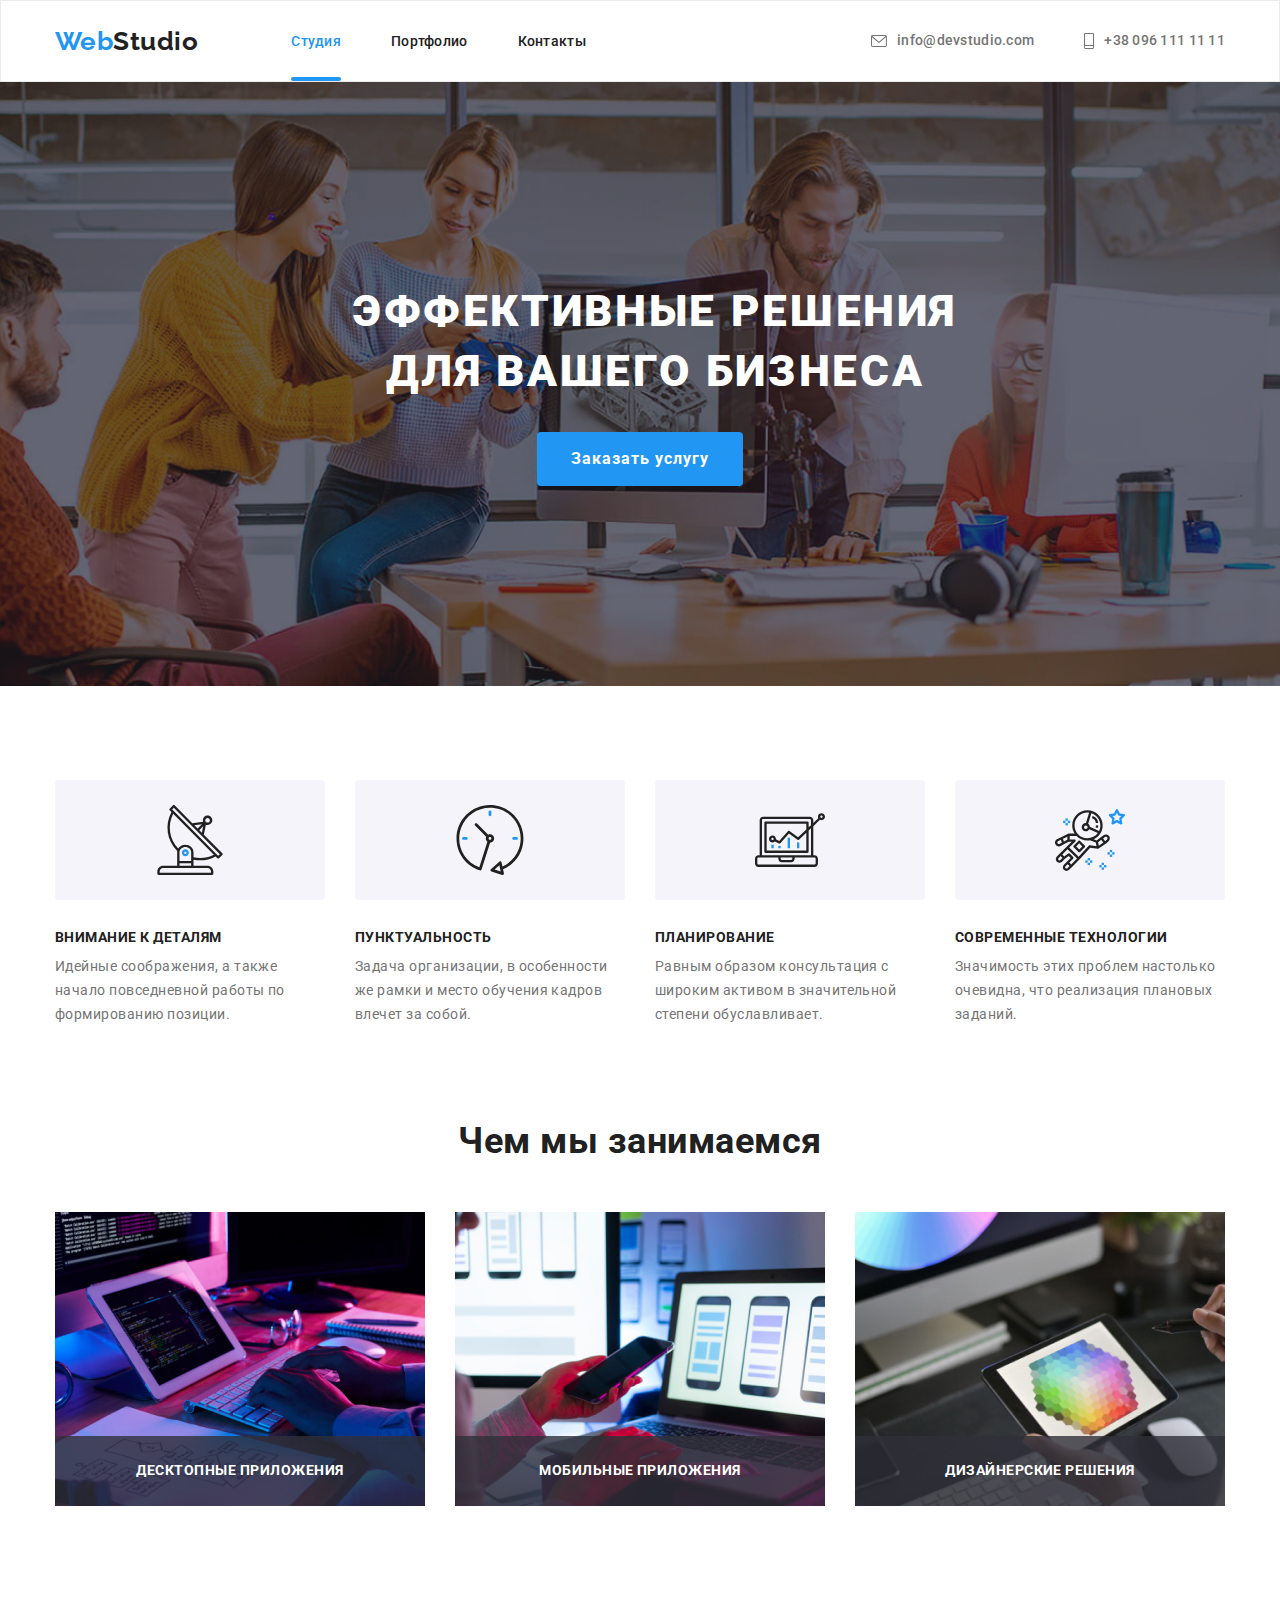
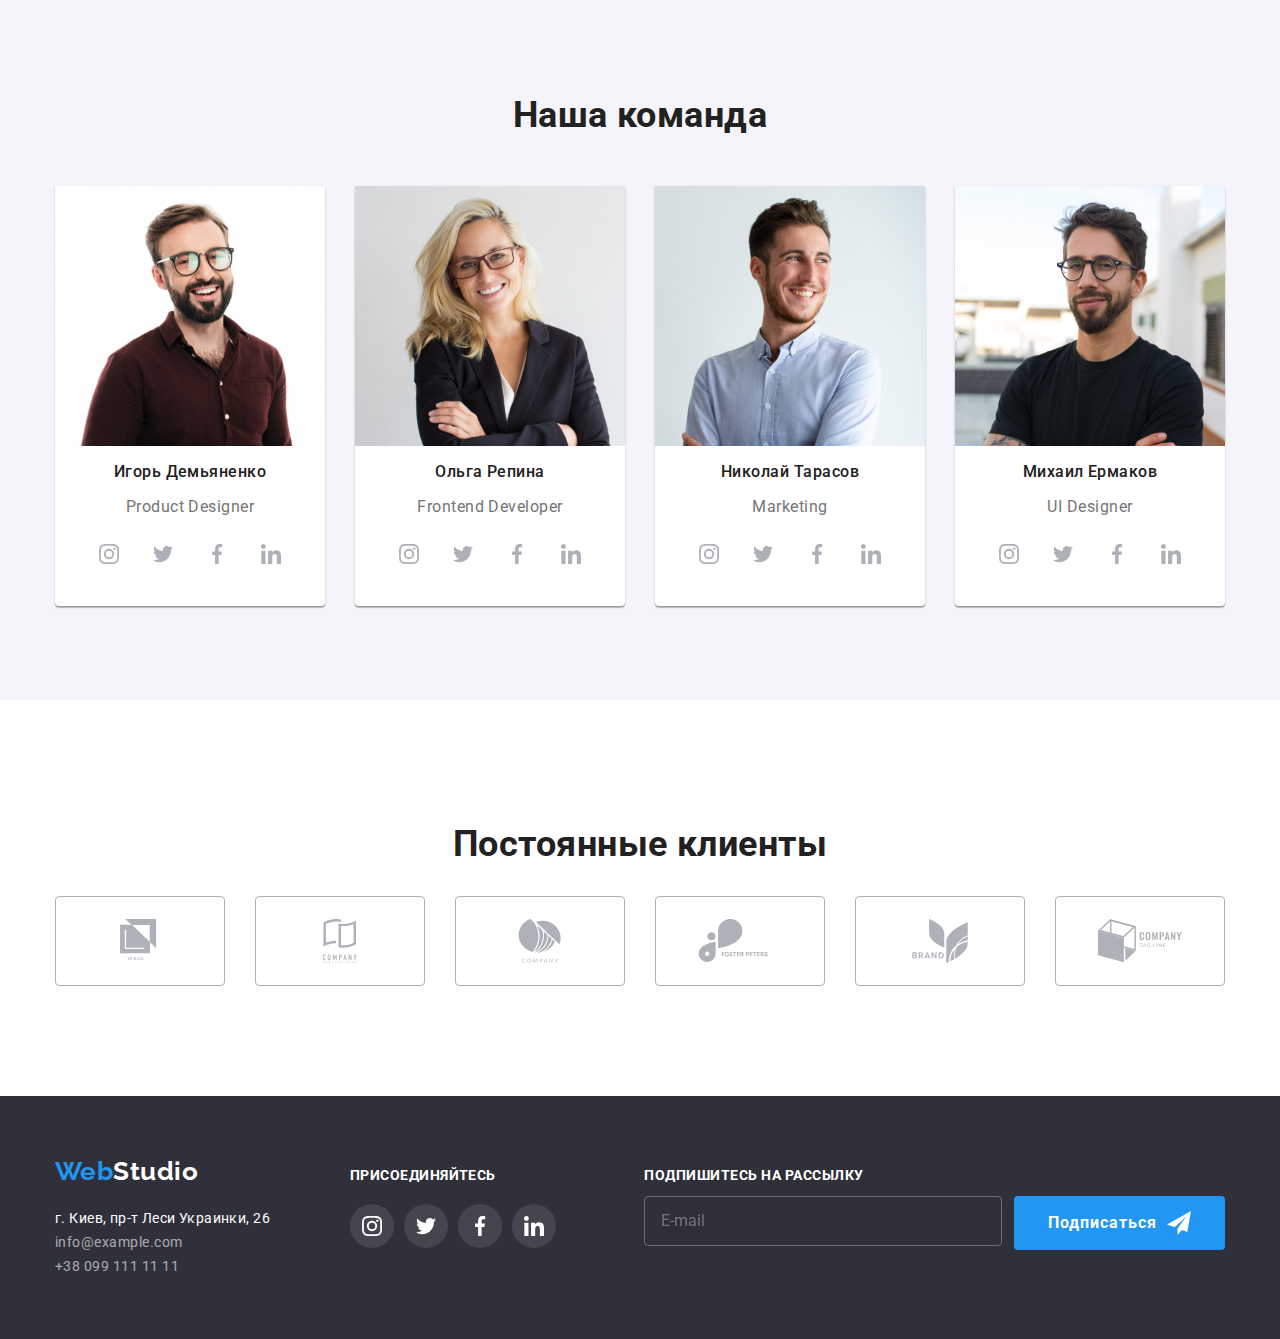
<file: index.html>
<!DOCTYPE html>
<html lang="ru">
  <head>
    <meta charset="UTF-8" />
    <meta name="viewport" content="width=device-width, initial-scale=1.0" />
    <title>Document</title>
    <link href="https://fonts.googleapis.com/css2?family=Raleway:wght@700&family=Roboto:wght@400;500;700;900&display=swap" rel="stylesheet" />
    <link rel="stylesheet" href="https://cdnjs.cloudflare.com/ajax/libs/modern-normalize/1.0.0/modern-normalize.min.css" />
    <link rel="stylesheet" href="./css/styless.css" />
  </head>

  <body>
    <!--nav-->
    <header class="header">
      <div class="container nav">
        <nav class="nav">
          <a href="./index.html" class="logo">Web<span class="part-logo">Studio</span></a>
          <ul class="site-nav list">
            <li class="item"><a href="./index.html" class="link current">Студия</a></li>
            <li class="item"><a href="./portfolio.html" class="link">Портфолио</a></li>
            <li class="item"><a href="" class="link">Контакты</a></li>
          </ul>
        </nav>

        <ul class="kontaktu-nav list">
          <li class="item">
            <a href="" class="nav-address link">
              <svg class="nav-address-svg envelope">
                <use href="./images/icon/sprite.svg#icon-envelope"></use>
              </svg>
              info@devstudio.com
            </a>
          </li>
          <li class="item">
            <a href="" class="nav-address link">
              <svg class="nav-address-svg vector">
                <use href="./images/icon/sprite.svg#icon-Vector"></use>
              </svg>
              +38 096 111 11 11
            </a>
          </li>
        </ul>
      </div>
    </header>
    <main>
      <!--Оглавление-->
      <section class="hero">
        <div class="container hero-box">
          <h1 class="hero-title">Эффективные решения для вашего бизнеса</h1>
          <button data-modal-open class="button first">Заказать услугу</button>
        </div>
        <div data-modal class="backdrop is-hidden">
          <div class="modal">
            <h2 class="modal-title">Оставьте свои данные, мы вам перезвоним</h2>
            <form class="modal-form">
              <label for="name" class="modal-label">Имя</label>
              <div class="modal-input">
                <input class="modal-field test" type="text" name="name" id="name" />
                <svg class="modal-svg">
                  <use href="images/icon/sprite.svg#icon-name-icon1"></use>
                </svg>
              </div>
              <label for="tel" class="modal-label">Телефон</label>
              <div class="modal-input">
                <input class="modal-field" type="tel" name="tel" id="tel" />
                <svg class="modal-svg">
                  <use href="images/icon/sprite.svg#icon-tel-icon"></use>
                </svg>
              </div>
              <label for="mail" class="modal-label">Почта</label>
              <div class="modal-input">
                <input class="modal-field" type="email" name="mail" id="mail" />
                <svg class="modal-svg">
                  <use href="images/icon/sprite.svg#icon-envelope-icon"></use>
                </svg>
              </div>
              <label class="modal-label" for="comment">Комментарий</label>
              <textarea class="modal-textarea" name="comment" id="comment" rows="5" placeholder="Введите текст"></textarea>
              <div class="modal-policy">
                <input class="modal-policy-submit" type="checkbox" name="policy" id="policy" />
                <label class="modal-label-policy" for="policy">Соглашаюсь с рассылкой и принимаю <a href="./" class="modal-link"> Условия договора</a></label>
              </div>

              <button class="hero-button-close" data-modal-close>
                <svg class="hero-button-close-svg">
                  <use href="./images/icon/sprite.svg#icon-close-icon"></use>
                </svg>
              </button>
              <div class="button-submit">
                <button type="submit" class="button first">Отправить</button>
              </div>
            </form>
          </div>
        </div>
      </section>

      <!--Особенности-->
      <section class="section">
        <div class="container">
          <ul class="list feature-list">
            <li class="feature-item">
              <h3 class="feature-title">Внимание к деталям</h3>
              <p class="feature-text">Идейные соображения, а также начало повседневной работы по формированию позиции.</p>
            </li>
            <li class="feature-item">
              <h3 class="feature-title">Пунктуальность</h3>
              <p class="feature-text">Задача организации, в особенности же рамки и место обучения кадров влечет за собой.</p>
            </li>
            <li class="feature-item">
              <h3 class="feature-title">Планирование</h3>
              <p class="feature-text">Равным образом консультация с широким активом в значительной степени обуславливает.</p>
            </li>
            <li class="feature-item">
              <h3 class="feature-title">Современные технологии</h3>
              <p class="feature-text">Значимость этих проблем настолько очевидна, что реализация плановых заданий.</p>
            </li>
          </ul>
        </div>
      </section>
      <!--чем мы занимаемся-->
      <section class="section example">
        <div class="container">
          <h3 class="example-title">Чем мы занимаемся</h3>
          <ul class="list example-list">
            <li class="example-item">
              <img src="./images/chem1.jpg" alt="печатем код" width="370" />
              <h4 class="example-name-text">Десктопные приложения</h4>
            </li>
            <li class="example-item">
              <img src="./images/chem2.jpg" alt="создаем дизайн телефона" width="370" />
              <h4 class="example-name-text">Мобильные приложения</h4>
            </li>
            <li class="example-item">
              <img src="./images/chem3.jpg" alt="работаем на планшете" width="370" />
              <h4 class="example-name-text">Дизайнерские решения</h4>
            </li>
          </ul>
        </div>
      </section>
      <!--Наша команда-->
      <section class="team section">
        <div class="container">
          <h2 class="team-title">Наша команда</h2>
          <ul class="list team-box">
            <li class="team-item">
              <img src="./images/komanda1.jpg" alt="фото Игоря" width="270" />
              <h3 class="team-name">Игорь Демьяненко</h3>
              <p class="team-text">Product Designer</p>
              <ul class="list social-icons">
                <li class="social-icons-item">
                  <a href="https://instagram.com/" class="social-icons-link" target="_blank" rel="noopener noreferer" aria-label="Instagram">
                    <svg class="social-icons-svg">
                      <use href="./images/icon/sprite.svg#icon-instagram"></use>
                    </svg>
                  </a>
                </li>
                <li class="social-icons-item">
                  <a href="https://twitter.com/" class="social-icons-link" target="_blank" rel="noopener noreferer" aria-label="Twitter">
                    <svg class="social-icons-svg">
                      <use href="./images/icon/sprite.svg#icon-twitter"></use>
                    </svg>
                  </a>
                </li>
                <li class="social-icons-item">
                  <a href="https://facebook.com/" class="social-icons-link" target="_blank" rel="noopener noreferer" aria-label="Facebook">
                    <svg class="social-icons-svg">
                      <use href="./images/icon/sprite.svg#icon-facebook"></use>
                    </svg>
                  </a>
                </li>
                <li class="social-icons-item">
                  <a href="https://linkedin.com/" class="social-icons-link" target="_blank" rel="noopener noreferer" aria-label="Linkedin">
                    <svg class="social-icons-svg">
                      <use href="./images/icon/sprite.svg#icon-linkedin"></use>
                    </svg>
                  </a>
                </li>
              </ul>
            </li>
            <li class="team-item">
              <img src="./images/komanda2.jpg" alt="фото Ольги" width="270" />
              <h3 class="team-name">Ольга Репина</h3>
              <p class="team-text">Frontend Developer</p>
              <ul class="list social-icons">
                <li class="social-icons-item">
                  <a href="https://instagram.com/" class="social-icons-link" target="_blank" rel="noopener noreferer" aria-label="Instagram">
                    <svg class="social-icons-svg">
                      <use href="./images/icon/sprite.svg#icon-instagram"></use>
                    </svg>
                  </a>
                </li>
                <li class="social-icons-item">
                  <a href="https://twitter.com/" class="social-icons-link" target="_blank" rel="noopener noreferer" aria-label="Twitter">
                    <svg class="social-icons-svg">
                      <use href="./images/icon/sprite.svg#icon-twitter"></use>
                    </svg>
                  </a>
                </li>
                <li class="social-icons-item">
                  <a href="https://facebook.com/" class="social-icons-link" target="_blank" rel="noopener noreferer" aria-label="Facebook">
                    <svg class="social-icons-svg">
                      <use href="./images/icon/sprite.svg#icon-facebook"></use>
                    </svg>
                  </a>
                </li>
                <li class="social-icons-item">
                  <a href="https://linkedin.com/" class="social-icons-link" target="_blank" rel="noopener noreferer" aria-label="Linkedin">
                    <svg class="social-icons-svg">
                      <use href="./images/icon/sprite.svg#icon-linkedin"></use>
                    </svg>
                  </a>
                </li>
              </ul>
            </li>
            <li class="team-item">
              <img src="./images/komanda3.jpg" alt="фото Николая" width="270" />
              <h3 class="team-name">Николай Тарасов</h3>
              <p class="team-text">Marketing</p>
              <ul class="list social-icons">
                <li class="social-icons-item">
                  <a href="https://instagram.com/" class="social-icons-link" target="_blank" rel="noopener noreferer" aria-label="Instagram">
                    <svg class="social-icons-svg">
                      <use href="./images/icon/sprite.svg#icon-instagram"></use>
                    </svg>
                  </a>
                </li>
                <li class="social-icons-item">
                  <a href="https://twitter.com/" class="social-icons-link" target="_blank" rel="noopener noreferer" aria-label="Twitter">
                    <svg class="social-icons-svg">
                      <use href="./images/icon/sprite.svg#icon-twitter"></use>
                    </svg>
                  </a>
                </li>
                <li class="social-icons-item">
                  <a href="https://facebook.com/" class="social-icons-link" target="_blank" rel="noopener noreferer" aria-label="Facebook">
                    <svg class="social-icons-svg">
                      <use href="./images/icon/sprite.svg#icon-facebook"></use>
                    </svg>
                  </a>
                </li>
                <li class="social-icons-item">
                  <a href="https://linkedin.com/" class="social-icons-link" target="_blank" rel="noopener noreferer" aria-label="Linkedin">
                    <svg class="social-icons-svg">
                      <use href="./images/icon/sprite.svg#icon-linkedin"></use>
                    </svg>
                  </a>
                </li>
              </ul>
            </li>
            <li class="team-item">
              <img src="./images/komanda4.jpg" alt="фото михаила" width="270" />
              <h3 class="team-name">Михаил Ермаков</h3>
              <p class="team-text">UI Designer</p>
              <ul class="list social-icons">
                <li class="social-icons-item">
                  <a href="https://instagram.com/" class="social-icons-link" target="_blank" rel="noopener noreferer" aria-label="Instagram">
                    <svg class="social-icons-svg">
                      <use href="./images/icon/sprite.svg#icon-instagram"></use>
                    </svg>
                  </a>
                </li>
                <li class="social-icons-item">
                  <a href="https://twitter.com/" class="social-icons-link" target="_blank" rel="noopener noreferer" aria-label="Twitter">
                    <svg class="social-icons-svg">
                      <use href="./images/icon/sprite.svg#icon-twitter"></use>
                    </svg>
                  </a>
                </li>
                <li class="social-icons-item">
                  <a href="https://facebook.com/" class="social-icons-link" target="_blank" rel="noopener noreferer" aria-label="Facebook">
                    <svg class="social-icons-svg">
                      <use href="./images/icon/sprite.svg#icon-facebook"></use>
                    </svg>
                  </a>
                </li>
                <li class="social-icons-item">
                  <a href="https://linkedin.com/" class="social-icons-link" target="_blank" rel="noopener noreferer" aria-label="Linkedin">
                    <svg class="social-icons-svg">
                      <use href="./images/icon/sprite.svg#icon-linkedin"></use>
                    </svg>
                  </a>
                </li>
              </ul>
            </li>
          </ul>
        </div>
      </section>
      <!--постоянные клиенты-->
      <section class="section">
        <div class="container">
          <h2 class="client-title">Постоянные клиенты</h2>
          <ul class="client">
            <li class="client-item">
              <a href="" class="client-link">
                <svg class="client-svg">
                  <use href="./images/icon/sprite.svg#icon-partner1"></use>
                </svg>
              </a>
            </li>
            <li class="client-item">
              <a href="" class="client-link">
                <svg class="client-svg">
                  <use href="./images/icon/sprite.svg#icon-partner2"></use>
                </svg>
              </a>
            </li>
            <li class="client-item">
              <a href="" class="client-link">
                <svg class="client-svg">
                  <use href="./images/icon/sprite.svg#icon-partner3"></use>
                </svg>
              </a>
            </li>
            <li class="client-item">
              <a href="" class="client-link">
                <svg class="client-svg">
                  <use href="./images/icon/sprite.svg#icon-partner4"></use>
                </svg>
              </a>
            </li>
            <li class="client-item">
              <a href="" class="client-link">
                <svg class="client-svg">
                  <use href="./images/icon/sprite.svg#icon-partner5"></use>
                </svg>
              </a>
            </li>
            <li class="client-item">
              <a href="" class="client-link">
                <svg class="client-svg">
                  <use href="./images/icon/sprite.svg#icon-partner6"></use>
                </svg>
              </a>
            </li>
          </ul>
        </div>
      </section>
    </main>
    <!--футер-->
    <footer class="footer">
      <div class="container">
        <div class="footer-block footer-list">
          <a href="./index.html" class="logo">Web<span class="part-logo-footer">Studio</span></a>
          <address class="address">
            <ul class="list">
              <li><a href="https://goo.gl/maps/V3Cmk4kMnXvQ9AmN7" class="link karta" target="_blank" rel="noopener noreferrer">г. Киев, пр-т Леси Украинки, 26</a></li>
              <li><a href="" class="link address-kontaktu">info@example.com</a></li>
              <li><a href="tel:+380991111111" class="link address-kontaktu">+38 099 111 11 11</a></li>
            </ul>
          </address>
        </div>
        <div class="footer-social footer-list footer-block">
          <h2 class="footer-title-join">присоединяйтесь</h2>
          <ul class="list social-icons">
            <li class="social-icons-item">
              <a href="https://instagram.com/" class="social-icons-link footer-icon-link" target="_blank" rel="noopener noreferer" aria-label="Instagram">
                <svg class="social-icons-svg">
                  <use href="./images/icon/sprite.svg#icon-instagram"></use>
                </svg>
              </a>
            </li>
            <li class="social-icons-item">
              <a href="https://twitter.com/" class="social-icons-link footer-icon-link" target="_blank" rel="noopener noreferer" aria-label="Twitter">
                <svg class="social-icons-svg">
                  <use href="./images/icon/sprite.svg#icon-twitter"></use>
                </svg>
              </a>
            </li>
            <li class="social-icons-item">
              <a href="https://facebook.com/" class="social-icons-link footer-icon-link" target="_blank" rel="noopener noreferer" aria-label="Facebook">
                <svg class="social-icons-svg">
                  <use href="./images/icon/sprite.svg#icon-facebook"></use>
                </svg>
              </a>
            </li>
            <li class="social-icons-item">
              <a href="https://linkedin.com/" class="social-icons-link footer-icon-link" target="_blank" rel="noopener noreferer" aria-label="Linkedin">
                <svg class="social-icons-svg">
                  <use href="./images/icon/sprite.svg#icon-linkedin"></use>
                </svg>
              </a>
            </li>
          </ul>
        </div>
        <div class="footer-social">
          <h2 class="footer-title-sign">Подпишитесь на рассылку</h2>
          <form class="footer-form">
            <input class="footer-input" type="email" placeholder="E-mail" />
            <button class="button first">
              Подписаться
              <svg class="footer-svg">
                <use href="./images/icon/sprite.svg#icon-fly-icon"></use>
              </svg>
            </button>
          </form>
        </div>
      </div>
    </footer>
    <script src="./js/modal.js"></script>
  </body>
</html>
</file>
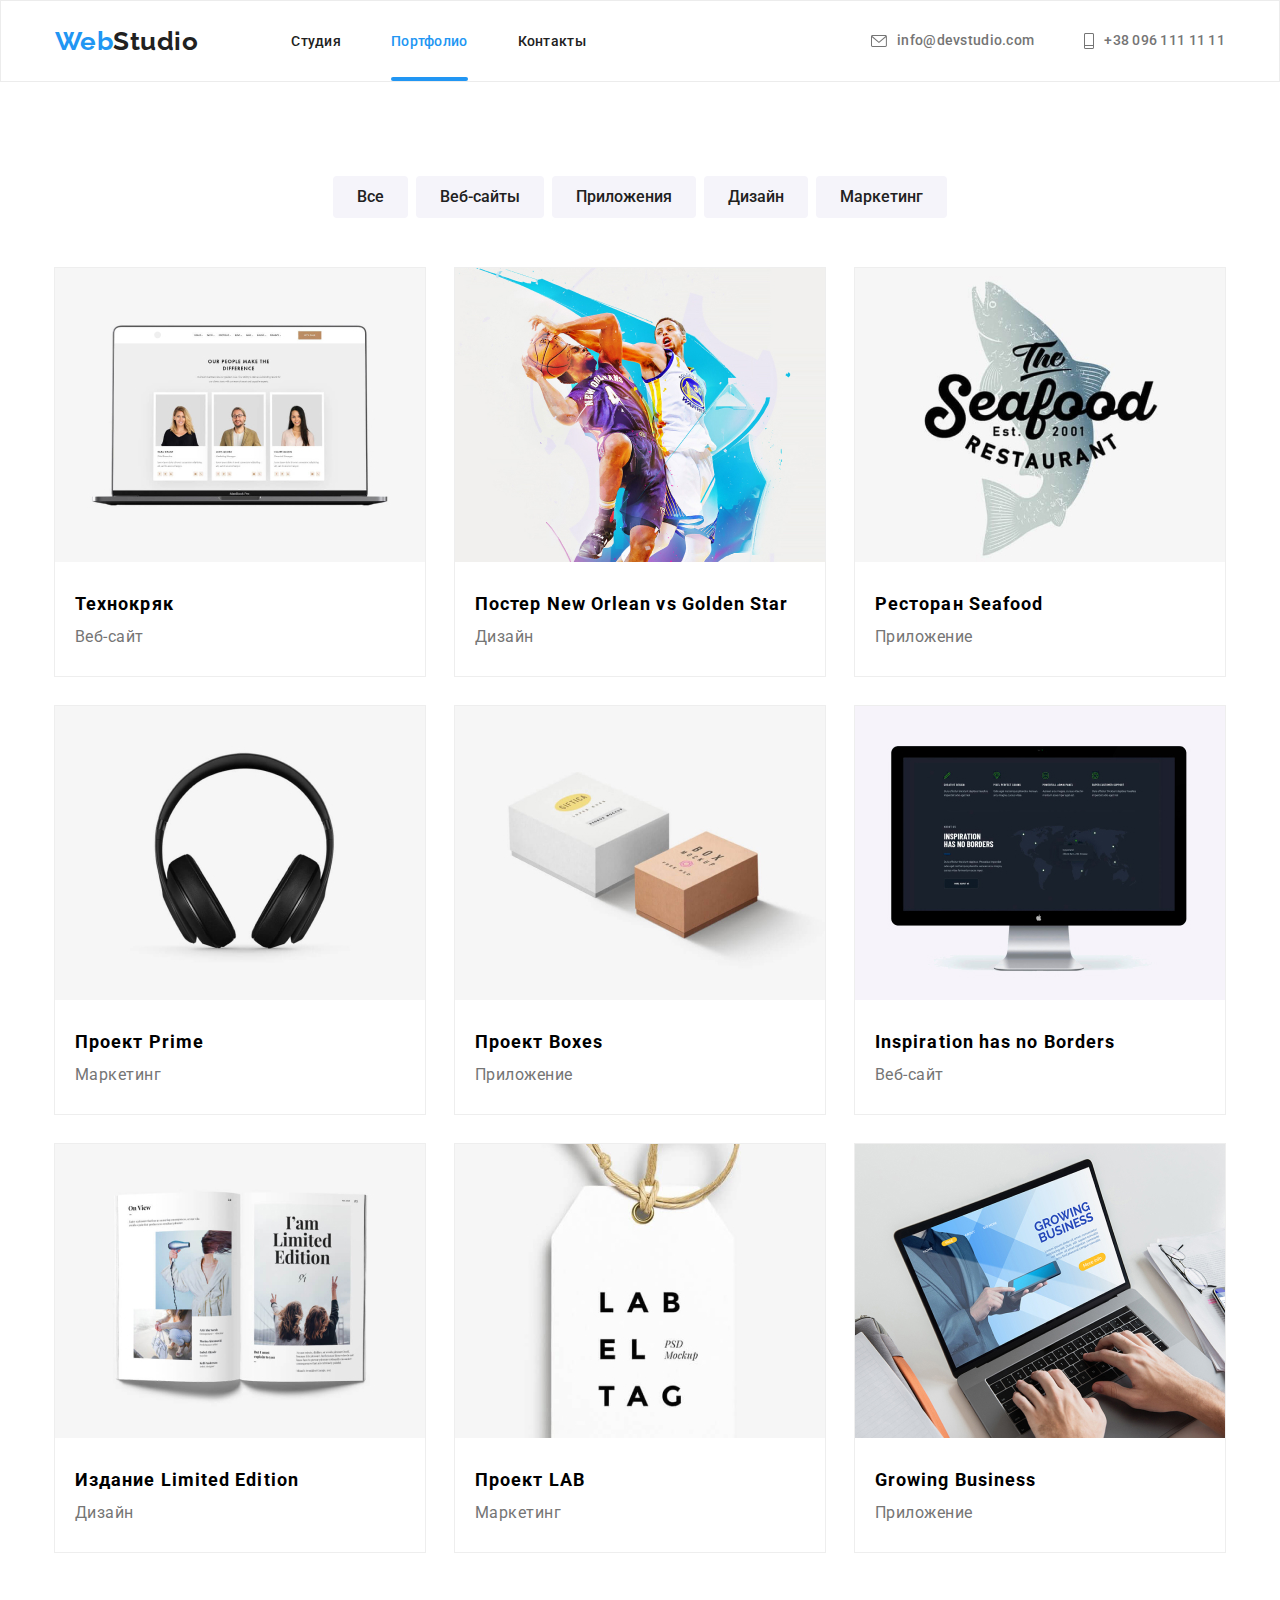
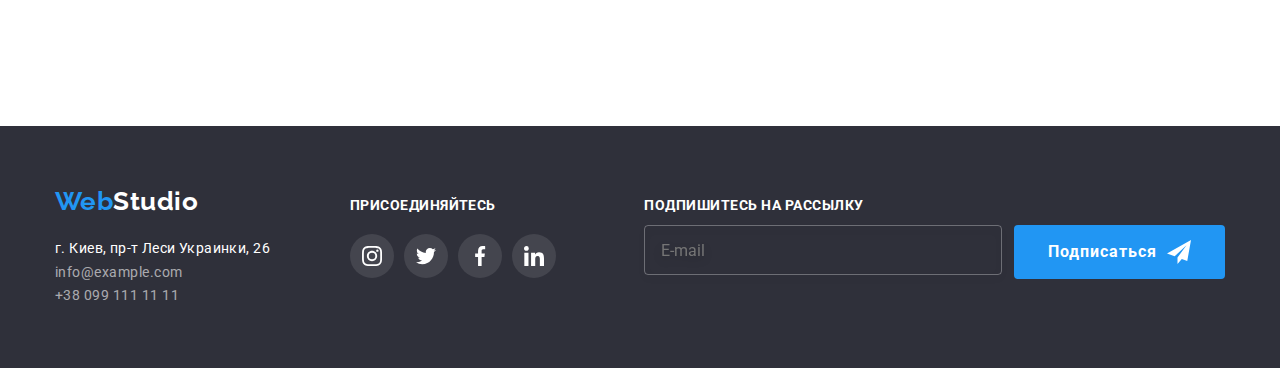
<file: portfolio.html>
<!DOCTYPE html>
<html lang="ru">
  <head>
    <meta charset="UTF-8" />
    <meta name="viewport" content="width=device-width, initial-scale=1.0" />
    <title>Document</title>
    <link href="https://fonts.googleapis.com/css2?family=Raleway:wght@700&family=Roboto:wght@500;700;900&display=swap" rel="stylesheet" />
    <link rel="stylesheet" href="https://cdnjs.cloudflare.com/ajax/libs/modern-normalize/1.0.0/modern-normalize.min.css" />
    <link rel="stylesheet" href="./css/styless.css" />
  </head>
  <body>
    <!--шапка-->
    <header class="header">
      <div class="container nav">
        <nav class="nav">
          <a href="./index.html" class="logo">Web<span class="part-logo">Studio</span></a>
          <ul class="site-nav list">
            <li class="item"><a href="./index.html" class="link">Студия</a></li>
            <li class="item"><a href="./portfolio.html" class="link current">Портфолио</a></li>
            <li class="item"><a href="" class="link">Контакты</a></li>
          </ul>
        </nav>

        <ul class="kontaktu-nav list">
          <li class="item">
            <a href="" class="nav-address link">
              <svg class="nav-address-svg envelope">
                <use href="./images/icon/sprite.svg#icon-envelope"></use>
              </svg>
              info@devstudio.com
            </a>
          </li>
          <li class="item">
            <a href="" class="nav-address link">
              <svg class="nav-address-svg vector">
                <use href="./images/icon/sprite.svg#icon-Vector"></use>
              </svg>
              +38 096 111 11 11
            </a>
          </li>
        </ul>
      </div>
    </header>
    <main>
      <!--под меню-->
      <section class="menu-section">
        <div class="container">
          <ul class="list menu">
            <li class="menu-item"><button class="button secondary">Все</button></li>
            <li class="menu-item"><button class="button secondary">Веб-сайты</button></li>
            <li class="menu-item"><button class="button secondary">Приложения</button></li>
            <li class="menu-item"><button class="button secondary">Дизайн</button></li>
            <li class="menu-item"><button class="button secondary">Маркетинг</button></li>
          </ul>
          <ul class="list categ-list">
            <li class="categ-item">
              <a href="" class="categ-link">
                <div class="categ-image">
                  <img src="./images/kateg1.jpg" alt="шаблон вебсайта" />
                  <p class="categ-hidden-text">Технокряк это современная площадка распространения коронавируса. Компании используют эту платформу для цифрового шпионажа и атак на защищённые сервера конкурентов.</p>
                </div>
                <div class="categ-review">
                  <h2 class="categ-title">Технокряк</h2>
                  <p class="categ-text">Веб-сайт</p>
                </div>
              </a>
            </li>
            <li class="categ-item">
              <a href="" class="categ-link">
                <div class="categ-image">
                  <img src="./images/kateg2.jpg" alt="Постер New Orlean vs Golden Star" />
                  <p class="categ-hidden-text">Технокряк это современная площадка распространения коронавируса. Компании используют эту платформу для цифрового шпионажа и атак на защищённые сервера конкурентов.</p>
                </div>
                <div class="categ-review">
                  <h2 class="categ-title">Постер New Orlean vs Golden Star</h2>
                  <p class="categ-text">Дизайн</p>
                </div>
              </a>
            </li>
            <li class="categ-item">
              <a href="" class="categ-link">
                <div class="categ-image">
                  <img src="./images/kateg3.jpg" alt="Ресторан Seafood" />
                  <p class="categ-hidden-text">Технокряк это современная площадка распространения коронавируса. Компании используют эту платформу для цифрового шпионажа и атак на защищённые сервера конкурентов.</p>
                </div>
                <div class="categ-review">
                  <h2 class="categ-title">Ресторан Seafood</h2>
                  <p class="categ-text">Приложение</p>
                </div>
              </a>
            </li>
            <li class="categ-item">
              <a href="" class="categ-link">
                <div class="categ-image">
                  <img src="./images/kateg4.jpg" alt="наушники" />
                  <p class="categ-hidden-text">Технокряк это современная площадка распространения коронавируса. Компании используют эту платформу для цифрового шпионажа и атак на защищённые сервера конкурентов.</p>
                </div>
                <div class="categ-review">
                  <h2 class="categ-title">Проект Prime</h2>
                  <p class="categ-text">Маркетинг</p>
                </div>
              </a>
            </li>
            <li class="categ-item">
              <a href="" class="categ-link">
                <div class="categ-image">
                  <img src="./images/kateg5.jpg" alt="2 коробки" />
                  <p class="categ-hidden-text">Технокряк это современная площадка распространения коронавируса. Компании используют эту платформу для цифрового шпионажа и атак на защищённые сервера конкурентов.</p>
                </div>
                <div class="categ-review">
                  <h2 class="categ-title">Проект Boxes</h2>
                  <p class="categ-text">Приложение</p>
                </div>
              </a>
            </li>
            <li class="categ-item">
              <a href="" class="categ-link">
                <div class="categ-image">
                  <img src="./images/kateg6.jpg" alt="заставка на мониторе" />
                  <p class="categ-hidden-text">Технокряк это современная площадка распространения коронавируса. Компании используют эту платформу для цифрового шпионажа и атак на защищённые сервера конкурентов.</p>
                </div>
                <div class="categ-review">
                  <h2 class="categ-title">Inspiration has no Borders</h2>
                  <p class="categ-text">Веб-сайт</p>
                </div>
              </a>
            </li>
            <li class="categ-item">
              <a href="" class="categ-link">
                <div class="categ-image">
                  <img src="./images/kateg7.jpg" alt="открытая книжка" />
                  <p class="categ-hidden-text">Технокряк это современная площадка распространения коронавируса. Компании используют эту платформу для цифрового шпионажа и атак на защищённые сервера конкурентов.</p>
                </div>
                <div class="categ-review">
                  <h2 class="categ-title">Издание Limited Edition</h2>
                  <p class="categ-text">Дизайн</p>
                </div>
              </a>
            </li>
            <li class="categ-item">
              <a href="" class="categ-link">
                <div class="categ-image">
                  <img src="./images/kateg8.jpg" alt="эмблема с ярлыком" />
                  <p class="categ-hidden-text">Технокряк это современная площадка распространения коронавируса. Компании используют эту платформу для цифрового шпионажа и атак на защищённые сервера конкурентов.</p>
                </div>
                <div class="categ-review">
                  <h2 class="categ-title">Проект LAB</h2>
                  <p class="categ-text">Маркетинг</p>
                </div>
              </a>
            </li>
            <li class="categ-item">
              <a href="" class="categ-link">
                <div class="categ-image">
                  <img src="./images/kateg9.jpg" alt="печатание на ноутбуке" />
                  <p class="categ-hidden-text">Технокряк это современная площадка распространения коронавируса. Компании используют эту платформу для цифрового шпионажа и атак на защищённые сервера конкурентов.</p>
                </div>
                <div class="categ-review">
                  <h2 class="categ-title">Growing Business</h2>
                  <p class="categ-text">Приложение</p>
                </div>
              </a>
            </li>
          </ul>
        </div>
      </section>
    </main>
    <!--футер-->
    <footer class="footer">
      <div class="container">
        <div class="footer-block footer-list">
          <a href="./index.html" class="logo">Web<span class="part-logo-footer">Studio</span></a>
          <address class="address">
            <ul class="list">
              <li><a href="https://goo.gl/maps/V3Cmk4kMnXvQ9AmN7" class="link karta" target="_blank" rel="noopener noreferrer">г. Киев, пр-т Леси Украинки, 26</a></li>
              <li><a href="" class="link address-kontaktu">info@example.com</a></li>
              <li><a href="tel:+380991111111" class="link address-kontaktu">+38 099 111 11 11</a></li>
            </ul>
          </address>
        </div>
        <div class="footer-social footer-list footer-block">
          <h2 class="footer-title-join">присоединяйтесь</h2>
          <ul class="list social-icons">
            <li class="social-icons-item">
              <a href="https://instagram.com/" class="social-icons-link footer-icon-link" target="_blank" rel="noopener noreferer" aria-label="Instagram">
                <svg class="social-icons-svg">
                  <use href="./images/icon/sprite.svg#icon-instagram"></use>
                </svg>
              </a>
            </li>
            <li class="social-icons-item">
              <a href="https://twitter.com/" class="social-icons-link footer-icon-link" target="_blank" rel="noopener noreferer" aria-label="Twitter">
                <svg class="social-icons-svg">
                  <use href="./images/icon/sprite.svg#icon-twitter"></use>
                </svg>
              </a>
            </li>
            <li class="social-icons-item">
              <a href="https://facebook.com/" class="social-icons-link footer-icon-link" target="_blank" rel="noopener noreferer" aria-label="Facebook">
                <svg class="social-icons-svg">
                  <use href="./images/icon/sprite.svg#icon-facebook"></use>
                </svg>
              </a>
            </li>
            <li class="social-icons-item">
              <a href="https://linkedin.com/" class="social-icons-link footer-icon-link" target="_blank" rel="noopener noreferer" aria-label="Linkedin">
                <svg class="social-icons-svg">
                  <use href="./images/icon/sprite.svg#icon-linkedin"></use>
                </svg>
              </a>
            </li>
          </ul>
        </div>
        <div class="footer-social">
          <h2 class="footer-title-sign">Подпишитесь на рассылку</h2>
          <form class="footer-form">
            <input class="footer-input" type="email" placeholder="E-mail" />
            <button class="button first">
              Подписаться
              <svg class="footer-svg">
                <use href="./images/icon/sprite.svg#icon-fly-icon"></use>
              </svg>
            </button>
          </form>
        </div>
      </div>
    </footer>
  </body>
</html>
</file>
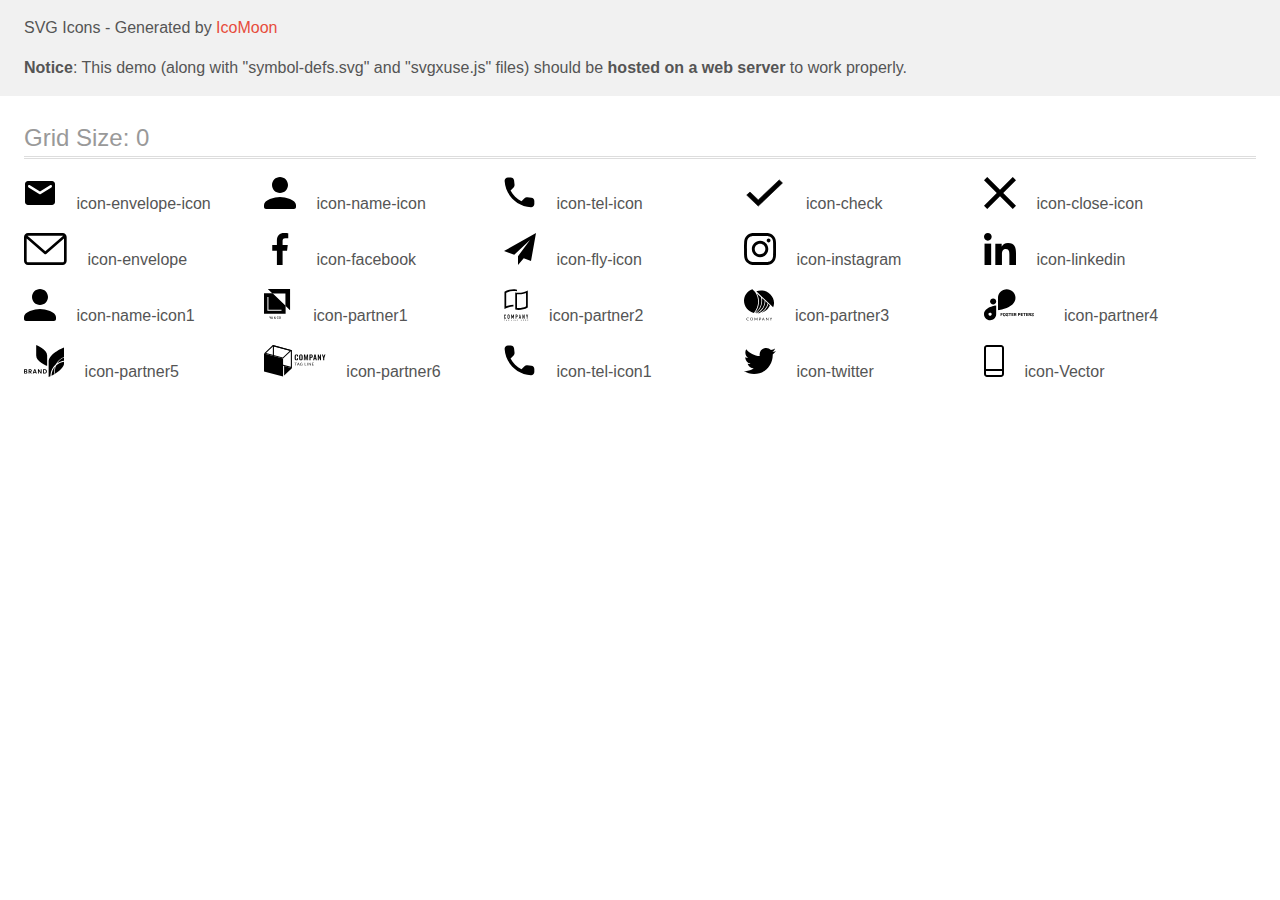
<file: images/icon/demo-external-svg.html>
<!doctype html>
<html>
<head>
    <title>IcoMoon - SVG Icons</title>
    <meta charset="utf-8">
    <meta name="viewport" content="width=device-width, initial-scale=1">
    <link rel="stylesheet" href="demo-files/demo.css">
    <link rel="stylesheet" href="style.css">
</head>
<body>
<header class="bgc1 clearfix">
<div class="mhl">
    <p>SVG Icons - Generated by <a href="https://icomoon.io/app">IcoMoon</a></p><p><strong>Notice</strong>: This demo (along with "symbol-defs.svg" and "svgxuse.js" files) should be <b>hosted on a web server</b> to work properly.</p>
</div>
</header>
    <div class="clearfix mhl ptl">
        <h1 class="mvm mtn fgc1">Grid Size: 0</h1>
        <div class="glyph fs1">
            <div class="clearfix pbs">
                <svg class="icon icon-envelope-icon"><use xlink:href="symbol-defs.svg#icon-envelope-icon"></use></svg><span class="name"> icon-envelope-icon</span>
            </div>
        </div>
        <div class="glyph fs1">
            <div class="clearfix pbs">
                <svg class="icon icon-name-icon"><use xlink:href="symbol-defs.svg#icon-name-icon"></use></svg><span class="name"> icon-name-icon</span>
            </div>
        </div>
        <div class="glyph fs1">
            <div class="clearfix pbs">
                <svg class="icon icon-tel-icon"><use xlink:href="symbol-defs.svg#icon-tel-icon"></use></svg><span class="name"> icon-tel-icon</span>
            </div>
        </div>
        <div class="glyph fs1">
            <div class="clearfix pbs">
                <svg class="icon icon-check"><use xlink:href="symbol-defs.svg#icon-check"></use></svg><span class="name"> icon-check</span>
            </div>
        </div>
        <div class="glyph fs1">
            <div class="clearfix pbs">
                <svg class="icon icon-close-icon"><use xlink:href="symbol-defs.svg#icon-close-icon"></use></svg><span class="name"> icon-close-icon</span>
            </div>
        </div>
        <div class="glyph fs1">
            <div class="clearfix pbs">
                <svg class="icon icon-envelope"><use xlink:href="symbol-defs.svg#icon-envelope"></use></svg><span class="name"> icon-envelope</span>
            </div>
        </div>
        <div class="glyph fs1">
            <div class="clearfix pbs">
                <svg class="icon icon-facebook"><use xlink:href="symbol-defs.svg#icon-facebook"></use></svg><span class="name"> icon-facebook</span>
            </div>
        </div>
        <div class="glyph fs1">
            <div class="clearfix pbs">
                <svg class="icon icon-fly-icon"><use xlink:href="symbol-defs.svg#icon-fly-icon"></use></svg><span class="name"> icon-fly-icon</span>
            </div>
        </div>
        <div class="glyph fs1">
            <div class="clearfix pbs">
                <svg class="icon icon-instagram"><use xlink:href="symbol-defs.svg#icon-instagram"></use></svg><span class="name"> icon-instagram</span>
            </div>
        </div>
        <div class="glyph fs1">
            <div class="clearfix pbs">
                <svg class="icon icon-linkedin"><use xlink:href="symbol-defs.svg#icon-linkedin"></use></svg><span class="name"> icon-linkedin</span>
            </div>
        </div>
        <div class="glyph fs1">
            <div class="clearfix pbs">
                <svg class="icon icon-name-icon1"><use xlink:href="symbol-defs.svg#icon-name-icon1"></use></svg><span class="name"> icon-name-icon1</span>
            </div>
        </div>
        <div class="glyph fs1">
            <div class="clearfix pbs">
                <svg class="icon icon-partner1"><use xlink:href="symbol-defs.svg#icon-partner1"></use></svg><span class="name"> icon-partner1</span>
            </div>
        </div>
        <div class="glyph fs1">
            <div class="clearfix pbs">
                <svg class="icon icon-partner2"><use xlink:href="symbol-defs.svg#icon-partner2"></use></svg><span class="name"> icon-partner2</span>
            </div>
        </div>
        <div class="glyph fs1">
            <div class="clearfix pbs">
                <svg class="icon icon-partner3"><use xlink:href="symbol-defs.svg#icon-partner3"></use></svg><span class="name"> icon-partner3</span>
            </div>
        </div>
        <div class="glyph fs1">
            <div class="clearfix pbs">
                <svg class="icon icon-partner4"><use xlink:href="symbol-defs.svg#icon-partner4"></use></svg><span class="name"> icon-partner4</span>
            </div>
        </div>
        <div class="glyph fs1">
            <div class="clearfix pbs">
                <svg class="icon icon-partner5"><use xlink:href="symbol-defs.svg#icon-partner5"></use></svg><span class="name"> icon-partner5</span>
            </div>
        </div>
        <div class="glyph fs1">
            <div class="clearfix pbs">
                <svg class="icon icon-partner6"><use xlink:href="symbol-defs.svg#icon-partner6"></use></svg><span class="name"> icon-partner6</span>
            </div>
        </div>
        <div class="glyph fs1">
            <div class="clearfix pbs">
                <svg class="icon icon-tel-icon1"><use xlink:href="symbol-defs.svg#icon-tel-icon1"></use></svg><span class="name"> icon-tel-icon1</span>
            </div>
        </div>
        <div class="glyph fs1">
            <div class="clearfix pbs">
                <svg class="icon icon-twitter"><use xlink:href="symbol-defs.svg#icon-twitter"></use></svg><span class="name"> icon-twitter</span>
            </div>
        </div>
        <div class="glyph fs1">
            <div class="clearfix pbs">
                <svg class="icon icon-Vector"><use xlink:href="symbol-defs.svg#icon-Vector"></use></svg><span class="name"> icon-Vector</span>
            </div>
        </div>
  </div>
<script defer src="svgxuse.js"></script>
</body>
</html>
</file>
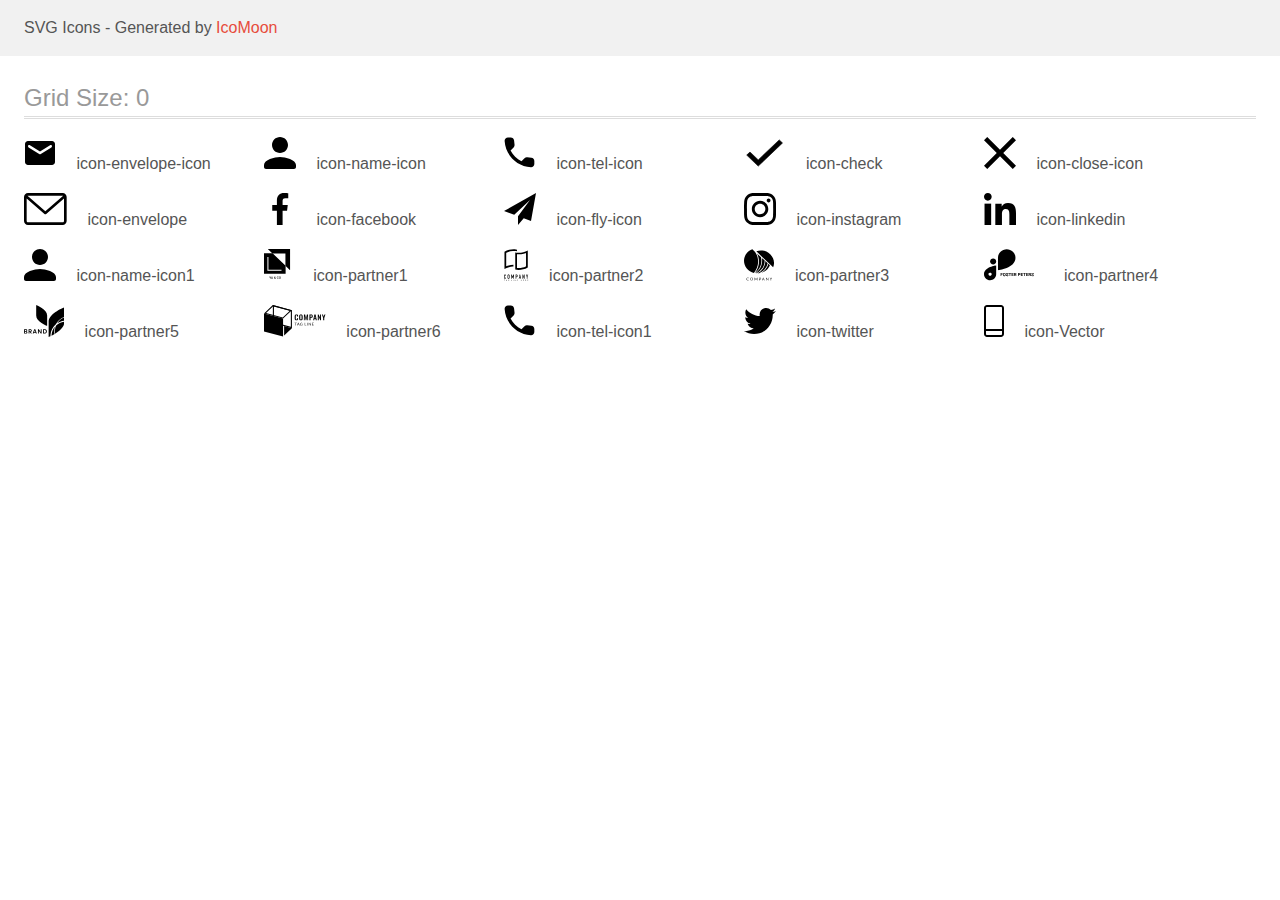
<file: images/icon/demo.html>
<!doctype html>
<html>
<head>
    <title>IcoMoon - SVG Icons</title>
    <meta charset="utf-8">
    <meta name="viewport" content="width=device-width, initial-scale=1">
    <link rel="stylesheet" href="demo-files/demo.css">
    <link rel="stylesheet" href="style.css">
</head>
<body>
<svg aria-hidden="true" style="position: absolute; width: 0; height: 0; overflow: hidden;" version="1.1" xmlns="http://www.w3.org/2000/svg" xmlns:xlink="http://www.w3.org/1999/xlink">
<defs>
<symbol id="icon-envelope-icon" viewBox="0 0 32 32">
<path d="M28 4h-24c-1.65 0-2.985 1.35-2.985 3l-0.015 18c0 1.65 1.35 3 3 3h24c1.65 0 3-1.35 3-3v-18c0-1.65-1.35-3-3-3zM27.4 10.375l-10.605 6.63c-0.48 0.3-1.11 0.3-1.59 0l-10.605-6.63c-0.375-0.24-0.6-0.645-0.6-1.080 0-1.005 1.095-1.605 1.95-1.080l10.050 6.285 10.050-6.285c0.855-0.525 1.95 0.075 1.95 1.080 0 0.435-0.225 0.84-0.6 1.080z"></path>
</symbol>
<symbol id="icon-name-icon" viewBox="0 0 32 32">
<path d="M16 16c4.42 0 8-3.58 8-8s-3.58-8-8-8c-4.42 0-8 3.58-8 8s3.58 8 8 8zM16 20c-5.34 0-16 2.68-16 8v2c0 1.1 0.9 2 2 2h28c1.1 0 2-0.9 2-2v-2c0-5.32-10.66-8-16-8z"></path>
</symbol>
<symbol id="icon-tel-icon" viewBox="0 0 32 32">
<path d="M27.419 20.852l-4.201-0.48c-1.009-0.116-2.002 0.232-2.713 0.943l-3.044 3.044c-4.681-2.382-8.519-6.203-10.901-10.901l3.060-3.060c0.711-0.711 1.059-1.704 0.943-2.713l-0.48-4.168c-0.198-1.671-1.604-2.928-3.292-2.928h-2.862c-1.869 0-3.424 1.555-3.308 3.424 0.877 14.126 12.174 25.407 26.284 26.284 1.869 0.116 3.424-1.439 3.424-3.308v-2.861c0.016-1.671-1.241-3.077-2.911-3.275z"></path>
</symbol>
<symbol id="icon-check" viewBox="0 0 42 32">
<path stroke-linejoin="miter" stroke-linecap="butt" stroke-miterlimit="4" stroke-width="0.64" d="M6.263 15.205l-0.22-0.21-3.307 3.132 11.651 11.114 24.477-23.351-3.285-3.134-21.192 20.197-8.124-7.75z"></path>
</symbol>
<symbol id="icon-close-icon" viewBox="0 0 32 32">
<path d="M32 3.223l-3.223-3.223-12.777 12.777-12.777-12.777-3.223 3.223 12.777 12.777-12.777 12.777 3.223 3.223 12.777-12.777 12.777 12.777 3.223-3.223-12.777-12.777 12.777-12.777z"></path>
</symbol>
<symbol id="icon-envelope" viewBox="0 0 43 32">
<path d="M38.667 0h-34.667c-2.206 0-4 1.794-4 4v24c0 2.206 1.794 4 4 4h34.667c2.206 0 4-1.794 4-4v-24c0-2.206-1.794-4-4-4zM38.667 2.667c0.181 0 0.353 0.038 0.511 0.103l-17.844 15.466-17.844-15.466c0.158-0.066 0.33-0.103 0.511-0.103h34.667zM38.667 29.333h-34.667c-0.736 0-1.333-0.598-1.333-1.333v-22.413l17.793 15.421c0.251 0.217 0.563 0.326 0.874 0.326s0.622-0.108 0.874-0.326l17.793-15.421v22.413c0 0.736-0.598 1.333-1.333 1.333z"></path>
</symbol>
<symbol id="icon-facebook" viewBox="0 0 32 32">
<path d="M21.329 5.313h2.921v-5.088c-0.504-0.069-2.237-0.225-4.256-0.225-4.212 0-7.097 2.649-7.097 7.519v4.481h-4.648v5.688h4.648v14.312h5.699v-14.311h4.46l0.708-5.688h-5.169v-3.919c0.001-1.644 0.444-2.769 2.735-2.769z"></path>
</symbol>
<symbol id="icon-fly-icon" viewBox="0 0 32 32">
<path d="M32 0l-32 18 10.227 3.788 15.773-14.788-11.998 16.186 0.010 0.004-0.012-0.004v8.814l5.735-6.691 7.265 2.691 5-28z"></path>
</symbol>
<symbol id="icon-instagram" viewBox="0 0 32 32">
<path d="M31.969 9.408c-0.075-1.7-0.35-2.869-0.744-3.882-0.406-1.075-1.032-2.038-1.851-2.838-0.8-0.813-1.769-1.444-2.832-1.844-1.019-0.394-2.182-0.669-3.882-0.744-1.713-0.081-2.257-0.1-6.601-0.1s-4.888 0.019-6.595 0.094c-1.7 0.075-2.869 0.35-3.882 0.744-1.075 0.406-2.038 1.031-2.838 1.85-0.813 0.8-1.444 1.769-1.844 2.832-0.394 1.019-0.669 2.182-0.744 3.882-0.081 1.713-0.1 2.257-0.1 6.601s0.019 4.888 0.094 6.595c0.075 1.7 0.35 2.869 0.744 3.882 0.406 1.075 1.038 2.038 1.85 2.838 0.8 0.813 1.769 1.444 2.832 1.844 1.019 0.394 2.182 0.669 3.882 0.744 1.706 0.075 2.25 0.094 6.595 0.094s4.888-0.019 6.595-0.094c1.7-0.075 2.869-0.35 3.882-0.744 2.151-0.832 3.851-2.532 4.682-4.682 0.394-1.019 0.669-2.182 0.744-3.882 0.075-1.707 0.094-2.251 0.094-6.595s-0.006-4.888-0.081-6.595zM29.087 22.473c-0.069 1.563-0.331 2.407-0.55 2.969-0.538 1.394-1.644 2.5-3.038 3.038-0.563 0.219-1.413 0.481-2.969 0.55-1.688 0.075-2.194 0.094-6.464 0.094s-4.782-0.019-6.464-0.094c-1.563-0.069-2.407-0.331-2.969-0.55-0.694-0.256-1.325-0.663-1.838-1.194-0.531-0.519-0.938-1.144-1.194-1.838-0.219-0.563-0.481-1.413-0.55-2.969-0.075-1.688-0.094-2.194-0.094-6.464s0.019-4.782 0.094-6.464c0.069-1.563 0.331-2.407 0.55-2.969 0.256-0.694 0.663-1.325 1.2-1.838 0.519-0.531 1.144-0.938 1.838-1.194 0.563-0.219 1.413-0.481 2.969-0.55 1.688-0.075 2.194-0.094 6.464-0.094 4.276 0 4.782 0.019 6.464 0.094 1.563 0.069 2.407 0.331 2.969 0.55 0.694 0.256 1.325 0.662 1.838 1.194 0.531 0.519 0.938 1.144 1.194 1.838 0.219 0.563 0.481 1.413 0.55 2.969 0.075 1.688 0.094 2.194 0.094 6.464s-0.019 4.77-0.094 6.458z"></path>
<path d="M16.059 7.783c-4.538 0-8.22 3.682-8.22 8.22s3.682 8.22 8.22 8.22c4.538 0 8.22-3.682 8.22-8.22s-3.682-8.22-8.22-8.22zM16.059 21.335c-2.944 0-5.332-2.388-5.332-5.332s2.388-5.332 5.332-5.332c2.944 0 5.332 2.388 5.332 5.332s-2.388 5.332-5.332 5.332z"></path>
<path d="M26.524 7.458c0 1.060-0.859 1.919-1.919 1.919s-1.919-0.859-1.919-1.919c0-1.060 0.859-1.919 1.919-1.919s1.919 0.859 1.919 1.919z"></path>
</symbol>
<symbol id="icon-linkedin" viewBox="0 0 32 32">
<path d="M31.992 32v-0.001h0.008v-11.736c0-5.741-1.236-10.164-7.948-10.164-3.227 0-5.392 1.771-6.276 3.449h-0.093v-2.913h-6.364v21.364h6.627v-10.579c0-2.785 0.528-5.479 3.977-5.479 3.399 0 3.449 3.179 3.449 5.657v10.401h6.62z"></path>
<path d="M0.528 10.636h6.635v21.364h-6.635v-21.364z"></path>
<path d="M3.843 0c-2.121 0-3.843 1.721-3.843 3.843s1.721 3.879 3.843 3.879c2.121 0 3.843-1.757 3.843-3.879-0.001-2.121-1.723-3.843-3.843-3.843v0z"></path>
</symbol>
<symbol id="icon-name-icon1" viewBox="0 0 32 32">
<path d="M16 16c4.42 0 8-3.58 8-8s-3.58-8-8-8c-4.42 0-8 3.58-8 8s3.58 8 8 8zM16 20c-5.34 0-16 2.68-16 8v2c0 1.1 0.9 2 2 2h28c1.1 0 2-0.9 2-2v-2c0-5.32-10.66-8-16-8z"></path>
</symbol>
<symbol id="icon-partner1" viewBox="0 0 29 32">
<path d="M3.84 0l4.677 4.428h13.046v12.351l4.677 4.428v-21.206h-22.4z"></path>
<path d="M0 4.241v20.6h21.76v-8.188l-13.105-12.406-8.655-0.005zM17.615 21.828h-14.172v-13.854h1.002v12.916h13.17v0.938z"></path>
<path d="M6.266 28.662l0.523-1.078h0.438l-0.763 1.438v0.837h-0.397v-0.837l-0.764-1.438h0.439l0.523 1.078zM8.513 29.329h-0.881l-0.184 0.53h-0.411l0.859-2.275h0.355l0.861 2.275h-0.412l-0.186-0.53zM7.743 29.010h0.659l-0.33-0.944-0.33 0.944zM10.071 29.244c0-0.105 0.029-0.202 0.086-0.289 0.057-0.089 0.17-0.193 0.339-0.314-0.088-0.111-0.151-0.206-0.186-0.284s-0.052-0.154-0.052-0.227c0-0.178 0.054-0.319 0.162-0.422s0.254-0.156 0.438-0.156c0.166 0 0.301 0.049 0.406 0.147 0.106 0.097 0.159 0.217 0.159 0.361 0 0.095-0.024 0.182-0.072 0.262-0.048 0.079-0.127 0.158-0.236 0.238l-0.155 0.113 0.439 0.519c0.064-0.125 0.095-0.264 0.095-0.417h0.33c0 0.28-0.066 0.51-0.197 0.689l0.334 0.395h-0.441l-0.128-0.152c-0.162 0.122-0.356 0.183-0.581 0.183s-0.405-0.059-0.541-0.178c-0.134-0.12-0.202-0.276-0.202-0.467zM10.824 29.587c0.128 0 0.248-0.043 0.359-0.128l-0.497-0.586-0.048 0.034c-0.125 0.095-0.188 0.203-0.188 0.325 0 0.105 0.034 0.191 0.102 0.256s0.158 0.098 0.272 0.098zM10.615 28.121c0 0.087 0.054 0.197 0.161 0.33l0.173-0.119 0.048-0.039c0.065-0.057 0.097-0.131 0.097-0.22 0-0.059-0.022-0.11-0.067-0.152-0.045-0.043-0.102-0.064-0.17-0.064-0.074 0-0.133 0.025-0.177 0.075s-0.066 0.113-0.066 0.189zM14.748 29.118c-0.023 0.243-0.113 0.432-0.269 0.569-0.156 0.135-0.364 0.203-0.623 0.203-0.181 0-0.341-0.043-0.48-0.128-0.137-0.086-0.244-0.209-0.319-0.367s-0.114-0.342-0.117-0.552v-0.212c0-0.215 0.038-0.404 0.114-0.567s0.185-0.29 0.327-0.378c0.143-0.088 0.307-0.133 0.494-0.133 0.251 0 0.453 0.068 0.606 0.205s0.242 0.329 0.267 0.578h-0.394c-0.019-0.164-0.067-0.281-0.144-0.353-0.076-0.073-0.188-0.109-0.336-0.109-0.172 0-0.304 0.063-0.397 0.189-0.092 0.125-0.139 0.309-0.141 0.552v0.202c0 0.246 0.044 0.433 0.131 0.563s0.218 0.194 0.387 0.194c0.155 0 0.272-0.035 0.35-0.105s0.128-0.186 0.148-0.348h0.394zM16.918 28.78c0 0.223-0.039 0.419-0.116 0.588-0.077 0.168-0.188 0.297-0.331 0.388-0.143 0.090-0.307 0.134-0.494 0.134-0.184 0-0.349-0.045-0.494-0.134-0.144-0.091-0.255-0.219-0.334-0.386-0.078-0.167-0.118-0.359-0.119-0.576v-0.128c0-0.222 0.039-0.418 0.117-0.588 0.079-0.17 0.19-0.299 0.333-0.389 0.144-0.091 0.308-0.136 0.494-0.136s0.349 0.045 0.492 0.134c0.144 0.088 0.255 0.217 0.333 0.384s0.118 0.361 0.119 0.583v0.127zM16.523 28.662c0-0.252-0.048-0.445-0.144-0.58-0.095-0.134-0.23-0.202-0.405-0.202-0.171 0-0.305 0.067-0.402 0.202-0.096 0.133-0.145 0.322-0.147 0.567v0.131c0 0.25 0.048 0.443 0.145 0.58s0.233 0.205 0.406 0.205c0.175 0 0.309-0.067 0.403-0.2 0.095-0.133 0.142-0.328 0.142-0.584v-0.119z"></path>
</symbol>
<symbol id="icon-partner2" viewBox="0 0 25 32">
<path d="M10.447 1.806h0.084c0.156 0 0.324 0.016 0.49 0.030 0.734 0.052 1.463 0.162 2.179 0.329v-1.762c-0.738-0.185-1.491-0.305-2.25-0.358-0.288-0.022-0.595-0.036-0.909-0.044h-0.263c-1.523 0.006-3.039 0.201-4.515 0.582-1.68 0.419-3.293 1.075-4.79 1.948v17.475c1.442-0.783 2.976-1.381 4.566-1.779 1.256-0.32 2.539-0.517 3.833-0.588h0.051c0.216-0.011 0.433-0.017 0.655-0.019v-1.79c-1.681 0.022-3.353 0.244-4.982 0.662-0.602 0.157-1.185 0.325-1.731 0.513l-0.623 0.211v-13.625l0.266-0.128c2.032-0.963 4.229-1.524 6.471-1.651 0.019-0.001 0.037-0.001 0.056 0 0.248-0.013 0.497-0.019 0.741-0.019h0.28c0.129 0.003 0.258 0.006 0.388 0.014z"></path>
<path d="M14.837 3.651c-0.409 0-0.814-0.014-1.205-0.044-0.467-0.034-0.947-0.091-1.401-0.167-0.277-0.047-0.55-0.103-0.814-0.164v17.275c1.12 0.277 2.271 0.413 3.425 0.404 1.523-0.006 3.039-0.201 4.515-0.581 1.68-0.42 3.294-1.075 4.792-1.948v-17.163c-1.442 0.783-2.975 1.381-4.564 1.781-1.551 0.398-3.145 0.603-4.747 0.609zM21.745 3.95l0.623-0.21v13.63l-0.266 0.128c-1.021 0.486-2.087 0.869-3.184 1.144-1.331 0.344-2.7 0.522-4.074 0.527-0.411 0-0.819-0.017-1.214-0.052l-0.427-0.038v-14.017l0.497 0.033c0.361 0.023 0.735 0.034 1.141 0.034 1.745-0.006 3.482-0.229 5.173-0.663 0.581-0.153 1.158-0.325 1.731-0.518z"></path>
<path d="M1.684 25.977c-0.090-0.093-0.197-0.166-0.317-0.214s-0.247-0.071-0.376-0.066c-0.137-0.002-0.273 0.024-0.4 0.075-0.117 0.046-0.222 0.116-0.311 0.205s-0.156 0.196-0.201 0.313c-0.049 0.123-0.073 0.254-0.072 0.387v2.335c-0.006 0.165 0.026 0.328 0.092 0.479 0.055 0.12 0.135 0.226 0.233 0.313 0.093 0.079 0.203 0.135 0.321 0.166 0.114 0.032 0.231 0.048 0.349 0.049 0.13 0.001 0.259-0.027 0.377-0.081 0.117-0.051 0.222-0.124 0.311-0.216 0.087-0.091 0.156-0.197 0.204-0.313 0.050-0.118 0.075-0.244 0.075-0.372v-0.261h-0.61v0.208c0.002 0.071-0.010 0.142-0.036 0.208-0.020 0.050-0.050 0.095-0.089 0.131-0.038 0.031-0.081 0.053-0.128 0.067-0.041 0.014-0.084 0.021-0.128 0.022-0.054 0.006-0.11-0.002-0.16-0.024s-0.094-0.057-0.126-0.101c-0.058-0.094-0.086-0.203-0.081-0.313v-2.177c-0.004-0.121 0.022-0.241 0.075-0.349 0.032-0.049 0.077-0.089 0.129-0.114s0.112-0.034 0.17-0.027c0.053-0.002 0.105 0.009 0.152 0.032s0.089 0.057 0.12 0.099c0.068 0.090 0.104 0.2 0.101 0.313v0.202h0.604v-0.238c0.001-0.14-0.024-0.278-0.075-0.408-0.045-0.122-0.114-0.234-0.204-0.329z"></path>
<path d="M5.31 25.95c-0.195-0.164-0.44-0.255-0.694-0.257-0.124 0-0.248 0.023-0.364 0.066-0.119 0.042-0.228 0.107-0.322 0.191-0.101 0.091-0.182 0.202-0.237 0.327-0.061 0.143-0.092 0.297-0.089 0.452v2.239c-0.004 0.158 0.026 0.314 0.089 0.459 0.055 0.12 0.136 0.227 0.237 0.313 0.093 0.087 0.203 0.154 0.322 0.197 0.117 0.043 0.24 0.065 0.364 0.066s0.248-0.023 0.364-0.066c0.121-0.044 0.233-0.111 0.33-0.197 0.097-0.087 0.176-0.194 0.23-0.313 0.063-0.145 0.093-0.301 0.089-0.459v-2.239c0.003-0.155-0.027-0.31-0.089-0.452-0.054-0.123-0.133-0.235-0.23-0.327zM5.025 28.969c0.005 0.060-0.003 0.12-0.024 0.176s-0.054 0.107-0.097 0.148c-0.081 0.068-0.182 0.105-0.287 0.105s-0.207-0.037-0.287-0.105c-0.043-0.041-0.076-0.092-0.097-0.148s-0.029-0.116-0.024-0.176v-2.239c-0.005-0.060 0.003-0.12 0.024-0.176s0.054-0.107 0.097-0.148c0.081-0.068 0.182-0.105 0.287-0.105s0.207 0.037 0.287 0.105c0.043 0.041 0.076 0.092 0.097 0.148s0.029 0.116 0.024 0.176v2.239z"></path>
<path d="M10.072 29.969v-4.239h-0.587l-0.771 2.244h-0.011l-0.777-2.244h-0.581v4.239h0.606v-2.579h0.011l0.593 1.823h0.302l0.598-1.823h0.011v2.579h0.606z"></path>
<path d="M13.513 26.027c-0.093-0.105-0.211-0.184-0.342-0.232-0.142-0.046-0.29-0.068-0.439-0.066h-0.9v4.239h0.604v-1.656h0.311c0.188 0.009 0.376-0.031 0.545-0.116 0.137-0.076 0.252-0.188 0.332-0.324 0.070-0.113 0.117-0.238 0.139-0.369 0.024-0.16 0.035-0.321 0.033-0.482 0.006-0.204-0.014-0.407-0.059-0.606-0.040-0.147-0.117-0.281-0.223-0.39zM13.201 27.319c-0.003 0.077-0.022 0.152-0.056 0.221-0.035 0.065-0.089 0.117-0.156 0.149-0.089 0.040-0.187 0.058-0.285 0.053h-0.276v-1.441h0.311c0.094-0.005 0.187 0.014 0.273 0.053 0.062 0.036 0.112 0.091 0.142 0.157 0.033 0.074 0.051 0.155 0.053 0.236 0 0.089 0 0.183 0 0.282s0.006 0.2 0 0.291h-0.006z"></path>
<path d="M16.374 25.73h-0.495l-0.934 4.239h0.604l0.177-0.911h0.824l0.177 0.911h0.604l-0.957-4.239zM15.817 28.481l0.297-1.537h0.011l0.296 1.537h-0.604z"></path>
<path d="M20.277 28.284h-0.011l-0.912-2.554h-0.581v4.239h0.604v-2.549h0.012l0.923 2.549h0.568v-4.239h-0.604v2.554z"></path>
<path d="M23.968 25.73l-0.486 1.685h-0.012l-0.486-1.685h-0.64l0.83 2.447v1.792h0.604v-1.792l0.83-2.447h-0.64z"></path>
<path d="M0 31.166h0.291v0.817h0.198v-0.817h0.29v-0.167h-0.778v0.167z"></path>
<path d="M2.447 30.998l-0.381 0.984h0.21l0.081-0.224h0.392l0.084 0.224h0.215l-0.391-0.984h-0.21zM2.416 31.593l0.134-0.365 0.134 0.365h-0.268z"></path>
<path d="M4.866 31.62h0.227v0.127c-0.066 0.053-0.149 0.082-0.234 0.083-0.040 0.002-0.079-0.005-0.116-0.021s-0.068-0.041-0.093-0.072c-0.052-0.075-0.078-0.165-0.073-0.257 0-0.219 0.095-0.329 0.283-0.329 0.050-0.005 0.099 0.008 0.14 0.037s0.070 0.071 0.082 0.12l0.195-0.038c-0.042-0.192-0.181-0.289-0.417-0.289-0.127-0.003-0.25 0.042-0.344 0.127-0.050 0.049-0.088 0.108-0.112 0.174s-0.034 0.135-0.029 0.205c-0.006 0.135 0.039 0.267 0.126 0.369 0.048 0.050 0.107 0.088 0.171 0.113s0.134 0.035 0.203 0.031c0.154 0.004 0.304-0.052 0.417-0.157v-0.388h-0.427v0.166z"></path>
<path d="M7.337 30.998h-0.199v0.984h0.69v-0.167h-0.49v-0.817z"></path>
<path d="M9.426 30.998h-0.199v0.984h0.199v-0.984z"></path>
<path d="M11.469 31.656l-0.403-0.657h-0.193v0.984h0.185v-0.643l0.395 0.643h0.198v-0.984h-0.182v0.657z"></path>
<path d="M13.315 31.549h0.49v-0.167h-0.49v-0.216h0.528v-0.167h-0.727v0.984h0.747v-0.167h-0.548v-0.266z"></path>
<path d="M17.792 31.387h-0.388v-0.388h-0.198v0.984h0.198v-0.43h0.388v0.43h0.198v-0.984h-0.198v0.388z"></path>
<path d="M19.649 31.549h0.492v-0.167h-0.492v-0.216h0.529v-0.167h-0.727v0.984h0.746v-0.167h-0.548v-0.266z"></path>
<path d="M22.168 31.549c0.171-0.027 0.258-0.117 0.258-0.274 0.005-0.042-0.001-0.084-0.018-0.123s-0.044-0.072-0.078-0.096c-0.089-0.045-0.189-0.065-0.288-0.058h-0.417v0.984h0.198v-0.412h0.039c0.042-0.003 0.084 0.005 0.123 0.022 0.029 0.018 0.053 0.043 0.070 0.072l0.215 0.313h0.237l-0.12-0.192c-0.053-0.095-0.128-0.176-0.218-0.236zM21.969 31.413h-0.146v-0.247h0.156c0.068-0.005 0.136 0.002 0.201 0.023 0.014 0.013 0.026 0.029 0.033 0.046s0.011 0.037 0.010 0.056c-0.001 0.019-0.006 0.038-0.015 0.055s-0.022 0.032-0.037 0.043c-0.065 0.020-0.133 0.028-0.201 0.023z"></path>
<path d="M24.067 31.549h0.49v-0.167h-0.49v-0.216h0.529v-0.167h-0.729v0.984h0.747v-0.167h-0.548v-0.266z"></path>
</symbol>
<symbol id="icon-partner3" viewBox="0 0 31 32">
<path d="M4.722 31.103c0.011 0 0.022 0.003 0.032 0.007s0.019 0.011 0.027 0.018l0.153 0.161c-0.119 0.13-0.266 0.234-0.431 0.305-0.193 0.077-0.401 0.115-0.611 0.109-0.197 0.004-0.392-0.031-0.574-0.102-0.164-0.065-0.312-0.164-0.433-0.288-0.123-0.129-0.218-0.28-0.279-0.445-0.067-0.184-0.1-0.377-0.098-0.571-0.003-0.195 0.033-0.39 0.105-0.573 0.067-0.166 0.168-0.317 0.297-0.445 0.131-0.126 0.287-0.224 0.459-0.29 0.189-0.070 0.389-0.104 0.591-0.102 0.188-0.004 0.375 0.027 0.549 0.093 0.152 0.063 0.291 0.15 0.412 0.257l-0.128 0.171c-0.009 0.012-0.020 0.023-0.033 0.031-0.015 0.010-0.033 0.014-0.052 0.013-0.020-0.001-0.039-0.008-0.056-0.018l-0.069-0.046-0.096-0.058c-0.041-0.022-0.084-0.041-0.128-0.057-0.057-0.019-0.115-0.035-0.174-0.046-0.075-0.013-0.151-0.019-0.228-0.018-0.146-0.002-0.29 0.024-0.425 0.077-0.126 0.048-0.239 0.122-0.333 0.215-0.095 0.099-0.169 0.216-0.216 0.343-0.054 0.145-0.080 0.298-0.078 0.452-0.002 0.156 0.024 0.312 0.078 0.46 0.047 0.126 0.119 0.242 0.212 0.341 0.088 0.093 0.196 0.165 0.318 0.212 0.125 0.049 0.259 0.074 0.394 0.073 0.078 0.001 0.156-0.004 0.234-0.015 0.126-0.015 0.247-0.056 0.354-0.122 0.054-0.034 0.104-0.072 0.151-0.113 0.020-0.018 0.046-0.028 0.073-0.029z"></path>
<path d="M9.144 30.296c0.002 0.194-0.033 0.386-0.103 0.567-0.062 0.165-0.161 0.315-0.288 0.44s-0.282 0.224-0.452 0.289c-0.375 0.136-0.789 0.136-1.164 0-0.169-0.066-0.323-0.165-0.45-0.29-0.128-0.128-0.227-0.279-0.291-0.445-0.138-0.367-0.138-0.769 0-1.136 0.065-0.166 0.164-0.317 0.291-0.447 0.128-0.121 0.281-0.216 0.45-0.279 0.374-0.139 0.79-0.139 1.164 0 0.17 0.066 0.324 0.165 0.452 0.29 0.126 0.127 0.224 0.276 0.289 0.44 0.071 0.183 0.106 0.376 0.103 0.571zM8.742 30.296c0.003-0.155-0.022-0.309-0.073-0.456-0.043-0.126-0.113-0.242-0.205-0.341-0.090-0.094-0.2-0.167-0.323-0.215-0.272-0.1-0.574-0.1-0.846 0-0.123 0.048-0.234 0.121-0.324 0.215-0.093 0.098-0.164 0.215-0.207 0.341-0.097 0.297-0.097 0.615 0 0.912 0.043 0.126 0.114 0.242 0.207 0.341 0.090 0.093 0.2 0.166 0.324 0.213 0.273 0.097 0.573 0.097 0.846 0 0.123-0.047 0.234-0.12 0.323-0.213 0.092-0.099 0.162-0.215 0.205-0.341 0.051-0.147 0.076-0.301 0.073-0.456z"></path>
<path d="M12.161 30.774l0.040 0.102c0.015-0.036 0.029-0.069 0.044-0.102 0.015-0.034 0.031-0.068 0.050-0.1l0.978-1.694c0.019-0.029 0.036-0.047 0.056-0.053 0.026-0.008 0.053-0.011 0.080-0.009h0.289v2.755h-0.343v-2.026c0-0.026 0-0.055 0-0.086-0.002-0.032-0.002-0.063 0-0.095l-0.984 1.718c-0.012 0.026-0.033 0.047-0.058 0.063s-0.054 0.023-0.084 0.023h-0.056c-0.030 0-0.059-0.007-0.084-0.023s-0.045-0.037-0.057-0.063l-1.013-1.729c0 0.033 0 0.066 0 0.099s0 0.062 0 0.088v2.026h-0.331v-2.75h0.289c0.027-0.002 0.054 0.002 0.080 0.009 0.024 0.011 0.043 0.030 0.054 0.053l0.999 1.696c0.020 0.031 0.036 0.064 0.050 0.098z"></path>
<path d="M15.842 30.638v1.032h-0.383v-2.752h0.854c0.161-0.003 0.322 0.017 0.477 0.060 0.124 0.033 0.239 0.092 0.337 0.171 0.085 0.075 0.151 0.167 0.191 0.27 0.045 0.112 0.067 0.232 0.065 0.352 0.002 0.121-0.022 0.24-0.071 0.352-0.046 0.106-0.117 0.2-0.207 0.275-0.098 0.083-0.214 0.145-0.339 0.182-0.149 0.045-0.305 0.067-0.461 0.064l-0.463-0.007zM15.842 30.342h0.463c0.101 0.001 0.201-0.013 0.297-0.042 0.079-0.025 0.152-0.066 0.214-0.119 0.058-0.050 0.102-0.113 0.13-0.182 0.031-0.074 0.047-0.152 0.046-0.232 0.004-0.076-0.009-0.153-0.038-0.224s-0.075-0.135-0.134-0.188c-0.146-0.109-0.33-0.162-0.515-0.148h-0.463v1.134z"></path>
<path d="M20.987 31.673h-0.302c-0.030 0.001-0.060-0.008-0.084-0.026-0.022-0.017-0.039-0.039-0.050-0.064l-0.26-0.666h-1.307l-0.27 0.666c-0.010 0.024-0.026 0.046-0.048 0.062-0.024 0.019-0.055 0.028-0.086 0.027h-0.302l1.148-2.756h0.398l1.164 2.756zM19.092 30.65h1.080l-0.456-1.122c-0.035-0.084-0.064-0.171-0.086-0.259l-0.044 0.144c-0.013 0.044-0.029 0.084-0.042 0.117l-0.452 1.12z"></path>
<path d="M22.641 28.931c0.023 0.012 0.043 0.029 0.057 0.049l1.675 2.077c0-0.033 0-0.066 0-0.097s0-0.062 0-0.091v-1.951h0.343v2.756h-0.191c-0.027 0.001-0.054-0.005-0.078-0.016-0.024-0.013-0.044-0.030-0.061-0.051l-1.673-2.075c0.002 0.032 0.002 0.063 0 0.095 0 0.031 0 0.058 0 0.084v1.964h-0.343v-2.756h0.203c0.024-0.001 0.047 0.004 0.069 0.013z"></path>
<path d="M27.537 30.577v1.094h-0.383v-1.094l-1.059-1.66h0.343c0.029-0.002 0.059 0.007 0.082 0.024 0.021 0.018 0.038 0.039 0.052 0.062l0.662 1.071c0.027 0.046 0.050 0.088 0.069 0.128s0.034 0.078 0.048 0.117l0.050-0.119c0.019-0.043 0.040-0.085 0.065-0.126l0.653-1.078c0.014-0.021 0.030-0.041 0.050-0.058 0.023-0.019 0.052-0.029 0.082-0.027h0.346l-1.060 1.667z"></path>
<path d="M11.971 24.293c0.167 0.020 0.335 0.036 0.505 0.051 2.583-1.101 4.768-2.902 6.282-5.18s2.29-4.929 2.231-7.624l-2.846-2.712c0.579 2.869 0.308 5.836-0.782 8.567s-2.956 5.12-5.389 6.898z"></path>
<path d="M10.955 24.167l0.077 0.015c2.6-1.772 4.583-4.247 5.691-7.104s1.292-5.965 0.526-8.922l-4.054-3.862c1.64 3.175 2.3 6.728 1.903 10.246s-1.833 6.857-4.143 9.628z"></path>
<path d="M24.704 14.725c-0.689 2.961-2.362 5.632-4.77 7.616-0.703 0.582-1.462 1.101-2.266 1.55 1.961-0.549 3.764-1.52 5.269-2.838s2.672-2.947 3.412-4.763l-1.644-1.565z"></path>
<path d="M24.059 14.289l-2.341-2.23c-0.045 2.543-0.803 5.028-2.197 7.197s-3.372 3.943-5.729 5.137h0.011c0.525-0 1.050-0.030 1.572-0.089 2.203-0.857 4.148-2.219 5.664-3.967s2.553-3.825 3.021-6.047z"></path>
<path d="M11.294 2.664l-2.793-2.664c-2.497 0.919-4.644 2.535-6.161 4.636s-2.332 4.589-2.34 7.139v0c0.009 2.818 1.005 5.552 2.829 7.77s4.372 3.793 7.242 4.476c2.561-2.973 4.061-6.647 4.281-10.488s-0.851-7.648-3.058-10.869z"></path>
<path d="M30.512 13.878c-0.010-3.343-1.409-6.546-3.89-8.91s-5.843-3.696-9.352-3.706c-1.621-0.002-3.229 0.283-4.741 0.841l17.099 16.291c0.585-1.44 0.885-2.971 0.884-4.515z"></path>
</symbol>
<symbol id="icon-partner4" viewBox="0 0 60 32">
<path d="M9.229 9.548h-0.002c-1.684 0-3.048 1.33-3.048 2.971v0.002c0 1.641 1.365 2.971 3.048 2.971h0.002c1.684 0 3.048-1.33 3.048-2.971v-0.002c0-1.641-1.365-2.971-3.048-2.971z"></path>
<path d="M31.73 8.599c-0.005-2.279-0.936-4.463-2.589-6.074s-3.894-2.519-6.233-2.524v0c-2.339 0.004-4.581 0.911-6.235 2.523s-2.586 3.796-2.59 6.076v12.566c0 0 17.645-1.915 17.647-12.564v-0.002z"></path>
<path d="M-0 25.289c0.004 1.586 0.652 3.105 1.803 4.226s2.709 1.753 4.336 1.758c1.627-0.005 3.185-0.636 4.336-1.757s1.799-2.64 1.803-4.225v-8.744c0 0-12.278 1.334-12.278 8.742zM6.139 26.856c-0.318 0-0.629-0.092-0.893-0.264s-0.47-0.417-0.592-0.703-0.154-0.601-0.091-0.905c0.062-0.304 0.215-0.583 0.44-0.802s0.511-0.368 0.823-0.429c0.312-0.060 0.635-0.029 0.929 0.089s0.545 0.319 0.721 0.577c0.177 0.258 0.271 0.561 0.271 0.87 0.001 0.206-0.040 0.411-0.121 0.601s-0.199 0.364-0.348 0.51c-0.149 0.146-0.327 0.262-0.522 0.341s-0.405 0.12-0.617 0.12v-0.006z"></path>
<path d="M18.671 25.884h-1.256v1.297h-0.654v-3.174h2.067v0.53h-1.413v0.82h1.256v0.528zM21.815 25.666c0 0.312-0.055 0.587-0.166 0.822s-0.269 0.417-0.475 0.545c-0.205 0.128-0.44 0.192-0.706 0.192-0.263 0-0.498-0.063-0.704-0.19s-0.366-0.307-0.48-0.541c-0.113-0.235-0.171-0.506-0.172-0.811v-0.157c0-0.312 0.056-0.587 0.168-0.824 0.113-0.238 0.273-0.421 0.477-0.547 0.206-0.128 0.442-0.192 0.706-0.192s0.499 0.064 0.704 0.192c0.206 0.126 0.366 0.309 0.477 0.547 0.113 0.237 0.17 0.511 0.17 0.822v0.142zM21.152 25.522c0-0.333-0.060-0.586-0.179-0.759s-0.289-0.259-0.51-0.259c-0.219 0-0.389 0.086-0.508 0.257-0.119 0.17-0.18 0.42-0.181 0.75v0.155c0 0.324 0.060 0.576 0.179 0.754s0.291 0.268 0.515 0.268c0.22 0 0.388-0.086 0.506-0.257 0.118-0.173 0.177-0.424 0.179-0.754v-0.155zM23.936 26.348c0-0.124-0.044-0.218-0.131-0.283-0.087-0.067-0.244-0.137-0.471-0.209-0.227-0.074-0.406-0.147-0.539-0.218-0.36-0.195-0.541-0.457-0.541-0.787 0-0.172 0.048-0.324 0.144-0.458 0.097-0.135 0.236-0.241 0.416-0.316 0.182-0.076 0.385-0.113 0.61-0.113 0.227 0 0.429 0.041 0.606 0.124 0.177 0.081 0.315 0.197 0.412 0.347 0.099 0.15 0.148 0.32 0.148 0.51h-0.654c0-0.145-0.046-0.258-0.137-0.338-0.092-0.081-0.22-0.122-0.386-0.122-0.16 0-0.284 0.034-0.373 0.102-0.089 0.067-0.133 0.156-0.133 0.266 0 0.103 0.052 0.19 0.155 0.259 0.105 0.070 0.258 0.135 0.46 0.196 0.372 0.112 0.643 0.251 0.813 0.416s0.255 0.372 0.255 0.619c0 0.275-0.104 0.491-0.312 0.648-0.208 0.156-0.488 0.233-0.839 0.233-0.244 0-0.467-0.044-0.667-0.133-0.201-0.090-0.354-0.213-0.46-0.368-0.105-0.156-0.157-0.336-0.157-0.541h0.656c0 0.35 0.209 0.525 0.628 0.525 0.156 0 0.277-0.031 0.364-0.094 0.087-0.064 0.131-0.153 0.131-0.266zM27.427 24.536h-0.972v2.645h-0.654v-2.645h-0.959v-0.53h2.586v0.53zM29.712 25.805h-1.256v0.85h1.474v0.525h-2.128v-3.174h2.124v0.53h-1.469v0.757h1.256v0.512zM31.489 26.019h-0.521v1.162h-0.654v-3.174h1.18c0.375 0 0.664 0.084 0.868 0.251s0.305 0.403 0.305 0.709c0 0.217-0.047 0.397-0.142 0.543-0.093 0.144-0.235 0.259-0.425 0.344l0.687 1.297v0.030h-0.702l-0.595-1.162zM30.967 25.489h0.528c0.164 0 0.291-0.041 0.382-0.124 0.090-0.084 0.135-0.2 0.135-0.347 0-0.15-0.043-0.267-0.129-0.353-0.084-0.086-0.214-0.129-0.39-0.129h-0.525v0.953zM34.931 26.063v1.118h-0.654v-3.174h1.238c0.238 0 0.448 0.044 0.628 0.131 0.182 0.087 0.321 0.212 0.419 0.373 0.097 0.16 0.146 0.342 0.146 0.547 0 0.311-0.107 0.557-0.321 0.737-0.212 0.179-0.507 0.268-0.883 0.268h-0.573zM34.931 25.533h0.584c0.173 0 0.305-0.041 0.395-0.122 0.092-0.081 0.137-0.198 0.137-0.349 0-0.156-0.046-0.281-0.137-0.377s-0.218-0.145-0.379-0.148h-0.6v0.996zM39.069 25.805h-1.256v0.85h1.474v0.525h-2.128v-3.174h2.124v0.53h-1.469v0.757h1.256v0.512zM42.104 24.536h-0.972v2.645h-0.654v-2.645h-0.959v-0.53h2.586v0.53zM44.389 25.805h-1.256v0.85h1.474v0.525h-2.128v-3.174h2.124v0.53h-1.469v0.757h1.256v0.512zM46.166 26.019h-0.521v1.162h-0.654v-3.174h1.179c0.375 0 0.664 0.084 0.868 0.251s0.305 0.403 0.305 0.709c0 0.217-0.047 0.397-0.142 0.543-0.093 0.144-0.235 0.259-0.425 0.344l0.687 1.297v0.030h-0.702l-0.595-1.162zM45.645 25.489h0.528c0.164 0 0.291-0.041 0.382-0.124 0.090-0.084 0.135-0.2 0.135-0.347 0-0.15-0.043-0.267-0.129-0.353-0.084-0.086-0.214-0.129-0.39-0.129h-0.525v0.953zM49.489 26.348c0-0.124-0.044-0.218-0.131-0.283-0.087-0.067-0.244-0.137-0.471-0.209-0.227-0.074-0.406-0.147-0.538-0.218-0.36-0.195-0.541-0.457-0.541-0.787 0-0.172 0.048-0.324 0.144-0.458 0.097-0.135 0.236-0.241 0.416-0.316 0.182-0.076 0.385-0.113 0.61-0.113 0.227 0 0.429 0.041 0.606 0.124 0.177 0.081 0.315 0.197 0.412 0.347 0.099 0.15 0.148 0.32 0.148 0.51h-0.654c0-0.145-0.046-0.258-0.137-0.338-0.092-0.081-0.22-0.122-0.386-0.122-0.16 0-0.284 0.034-0.373 0.102-0.089 0.067-0.133 0.156-0.133 0.266 0 0.103 0.052 0.19 0.155 0.259 0.105 0.070 0.258 0.135 0.46 0.196 0.372 0.112 0.643 0.251 0.813 0.416s0.255 0.372 0.255 0.619c0 0.275-0.104 0.491-0.312 0.648-0.208 0.156-0.488 0.233-0.839 0.233-0.244 0-0.467-0.044-0.667-0.133-0.201-0.090-0.354-0.213-0.46-0.368-0.105-0.156-0.157-0.336-0.157-0.541h0.656c0 0.35 0.209 0.525 0.628 0.525 0.156 0 0.277-0.031 0.364-0.094 0.087-0.064 0.131-0.153 0.131-0.266z"></path>
</symbol>
<symbol id="icon-partner5" viewBox="0 0 40 32">
<path d="M3.055 26.742c0.156 0.194 0.24 0.438 0.236 0.688 0.008 0.163-0.021 0.326-0.084 0.476s-0.159 0.285-0.281 0.393c-0.304 0.231-0.681 0.343-1.061 0.317h-1.865v-4.361h1.827c0.361-0.024 0.718 0.078 1.012 0.29 0.118 0.099 0.211 0.224 0.273 0.366s0.089 0.296 0.081 0.45c0.011 0.241-0.065 0.477-0.212 0.667-0.142 0.173-0.338 0.293-0.556 0.341 0.247 0.045 0.471 0.177 0.63 0.373zM0.868 26.084h0.781c0.177 0.013 0.354-0.038 0.496-0.145 0.059-0.053 0.104-0.12 0.133-0.193s0.041-0.153 0.034-0.233c0.006-0.079-0.006-0.158-0.035-0.232s-0.073-0.14-0.13-0.194c-0.147-0.11-0.329-0.162-0.511-0.147h-0.768v1.144zM2.222 27.756c0.063-0.055 0.112-0.123 0.144-0.2s0.046-0.16 0.041-0.243c0.005-0.084-0.010-0.168-0.042-0.246s-0.083-0.147-0.146-0.202c-0.153-0.114-0.341-0.17-0.53-0.158h-0.819v1.199h0.83c0.187 0.011 0.372-0.043 0.524-0.151z"></path>
<path d="M6.79 28.617l-1.016-1.704h-0.382v1.704h-0.874v-4.361h1.655c0.417-0.029 0.83 0.104 1.152 0.371 0.231 0.237 0.371 0.549 0.393 0.879s-0.073 0.659-0.27 0.925c-0.204 0.235-0.483 0.391-0.789 0.443l1.082 1.743h-0.951zM5.392 26.318h0.715c0.497 0 0.745-0.22 0.745-0.66 0.005-0.090-0.008-0.18-0.040-0.264s-0.080-0.161-0.143-0.226c-0.157-0.131-0.359-0.195-0.562-0.177h-0.724l0.008 1.327z"></path>
<path d="M11.568 27.739h-1.742l-0.308 0.878h-0.917l1.6-4.312h0.991l1.593 4.312h-0.917l-0.301-0.878zM11.335 27.079l-0.637-1.841-0.637 1.841h1.273z"></path>
<path d="M17.55 28.617h-0.868l-1.946-2.965v2.965h-0.866v-4.361h0.866l1.946 2.983v-2.983h0.868v4.361z"></path>
<path d="M22.502 27.573c-0.179 0.329-0.453 0.597-0.785 0.769-0.378 0.192-0.797 0.286-1.22 0.275h-1.545v-4.361h1.545c0.422-0.011 0.841 0.081 1.22 0.268 0.332 0.168 0.606 0.433 0.785 0.761 0.179 0.355 0.272 0.747 0.272 1.144s-0.093 0.789-0.272 1.144zM21.509 27.469c0.248-0.29 0.384-0.659 0.384-1.041s-0.136-0.751-0.384-1.041c-0.299-0.262-0.69-0.396-1.086-0.371h-0.603v2.823h0.603c0.397 0.025 0.787-0.108 1.086-0.371z"></path>
<path d="M12.111 0c0 0 11.201 4.246 10.963 10.39v10.392c0 0-11.193-4.248-10.959-10.392l-0.004-10.39z"></path>
<path d="M33.054 18.349c2.115-1.462 4.562-2.367 7.117-2.633v-3.253c-2.943 1.139-5.44 3.204-7.117 5.886z"></path>
<path d="M31.783 19.329c1.731-3.5 4.733-6.202 8.388-7.548v-9.374c0 0-15.952 6.048-15.614 14.797v14.795c0 0 0.711-0.27 1.829-0.778 0-0.473 0-0.95 0.051-1.43 0.33-4.062 2.253-7.826 5.347-10.464z"></path>
<path d="M30.266 24.825c0.084-1.026 0.271-2.041 0.558-3.029-1.926 2.279-3.093 5.106-3.335 8.085-0.023 0.281-0.036 0.562-0.042 0.852 0.906-0.437 1.96-0.982 3.068-1.623-0.283-1.409-0.366-2.851-0.248-4.284z"></path>
<path d="M30.9 24.878c-0.106 1.296-0.040 2.601 0.197 3.879 4.358-2.618 9.255-6.664 9.067-11.553v-0.426c-3.114 0.35-6.027 1.716-8.292 3.89-0.53 1.347-0.858 2.766-0.972 4.21z"></path>
</symbol>
<symbol id="icon-partner6" viewBox="0 0 62 32">
<path d="M31.124 14.854c-0.291-0.424-0.43-0.926-0.397-1.431v-2.075c0-0.636 0.132-1.119 0.395-1.45s0.715-0.495 1.356-0.494c0.602 0 1.029 0.141 1.282 0.422 0.276 0.359 0.41 0.798 0.379 1.241v0.488h-1.077v-0.494c0.004-0.162-0.007-0.323-0.031-0.483-0.016-0.109-0.070-0.211-0.154-0.287-0.111-0.082-0.25-0.122-0.39-0.112-0.148-0.010-0.294 0.032-0.41 0.118-0.094 0.085-0.156 0.196-0.178 0.317-0.031 0.169-0.045 0.341-0.042 0.513v2.518c-0.017 0.243 0.031 0.486 0.138 0.707 0.054 0.075 0.128 0.134 0.215 0.171s0.183 0.051 0.278 0.040c0.138 0.011 0.275-0.030 0.381-0.114 0.088-0.082 0.144-0.19 0.161-0.306 0.025-0.167 0.036-0.336 0.033-0.505v-0.511h1.077v0.466c0.030 0.462-0.101 0.92-0.372 1.304-0.247 0.308-0.669 0.462-1.289 0.462s-1.088-0.165-1.353-0.507z"></path>
<path d="M35.607 14.876c-0.272-0.323-0.408-0.794-0.408-1.416v-2.182c0-0.616 0.136-1.083 0.408-1.399s0.727-0.474 1.364-0.473c0.633 0 1.086 0.158 1.358 0.473 0.272 0.317 0.41 0.783 0.41 1.399v2.182c0 0.616-0.138 1.089-0.415 1.414s-0.727 0.488-1.353 0.488c-0.626 0-1.090-0.165-1.364-0.485zM37.474 14.352c0.097-0.202 0.142-0.424 0.129-0.646v-2.672c0.013-0.218-0.031-0.435-0.127-0.633-0.055-0.076-0.131-0.137-0.22-0.174s-0.187-0.050-0.284-0.037c-0.097-0.013-0.195 0-0.285 0.037s-0.166 0.097-0.221 0.174c-0.098 0.198-0.142 0.415-0.129 0.633v2.685c-0.014 0.222 0.031 0.444 0.129 0.646 0.063 0.068 0.14 0.123 0.227 0.16s0.181 0.057 0.277 0.057c0.096 0 0.19-0.019 0.277-0.057s0.164-0.092 0.227-0.16v-0.013z"></path>
<path d="M40.035 9.468h1.159l0.872 4.027 0.892-4.027h1.128l0.114 5.812h-0.834l-0.089-4.040-0.861 4.040h-0.669l-0.892-4.054-0.082 4.054h-0.843l0.105-5.812z"></path>
<path d="M45.5 9.468h1.806c1.040 0 1.561 0.55 1.561 1.65 0 1.054-0.548 1.58-1.643 1.579h-0.615v2.583h-1.115l0.007-5.812zM47.042 11.952c0.11 0.013 0.222 0.004 0.328-0.028s0.203-0.085 0.285-0.156c0.128-0.196 0.184-0.427 0.16-0.656 0.006-0.177-0.012-0.355-0.053-0.528-0.016-0.058-0.044-0.112-0.082-0.159s-0.086-0.087-0.141-0.117c-0.155-0.070-0.326-0.102-0.497-0.093h-0.432v1.737h0.432z"></path>
<path d="M50.474 9.468h1.197l1.228 5.812h-1.039l-0.243-1.34h-1.068l-0.25 1.34h-1.055l1.228-5.812zM51.497 13.267l-0.417-2.44-0.417 2.44h0.834z"></path>
<path d="M53.892 9.468h0.78l1.494 3.316v-3.316h0.925v5.812h-0.742l-1.503-3.461v3.461h-0.957l0.002-5.812z"></path>
<path d="M59.258 13.064l-1.242-3.588h1.046l0.758 2.305 0.711-2.305h1.023l-1.226 3.588v2.216h-1.070v-2.216z"></path>
<path d="M32.845 17.822v0.304h-0.91v2.362h-0.381v-2.362h-0.914v-0.304h2.205z"></path>
<path d="M35.697 20.488h-0.294c-0.030 0.002-0.059-0.007-0.083-0.025-0.022-0.015-0.039-0.037-0.049-0.061l-0.263-0.633h-1.262l-0.263 0.633c-0.007 0.026-0.021 0.051-0.040 0.072-0.023 0.018-0.053 0.027-0.083 0.025h-0.294l1.115-2.666h0.388l1.128 2.655zM33.85 19.498h1.052l-0.446-1.085c-0.033-0.082-0.060-0.166-0.083-0.251-0.016 0.051-0.029 0.099-0.042 0.141l-0.040 0.112-0.441 1.083z"></path>
<path d="M37.618 20.226c0.070 0.003 0.14 0.003 0.21 0 0.060-0.006 0.12-0.016 0.178-0.032 0.055-0.013 0.108-0.029 0.16-0.049 0.049-0.019 0.098-0.042 0.149-0.065v-0.599h-0.446c-0.011 0.001-0.022-0.001-0.032-0.005s-0.020-0.009-0.028-0.017c-0.007-0.006-0.013-0.014-0.017-0.022s-0.006-0.018-0.005-0.027v-0.205h0.865v1.022c-0.071 0.048-0.145 0.090-0.223 0.127-0.080 0.037-0.162 0.068-0.247 0.091-0.091 0.025-0.184 0.044-0.279 0.055-0.108 0.011-0.217 0.017-0.325 0.017-0.192 0.002-0.383-0.032-0.562-0.099-0.167-0.064-0.319-0.158-0.446-0.279-0.124-0.122-0.222-0.265-0.288-0.422-0.070-0.177-0.105-0.364-0.103-0.553-0.002-0.19 0.032-0.379 0.1-0.557 0.064-0.158 0.162-0.302 0.288-0.422 0.127-0.12 0.279-0.214 0.446-0.277 0.191-0.068 0.394-0.102 0.597-0.099 0.104-0 0.207 0.008 0.31 0.023 0.091 0.014 0.179 0.037 0.265 0.068 0.078 0.028 0.153 0.063 0.223 0.106 0.068 0.042 0.133 0.088 0.194 0.139l-0.107 0.165c-0.008 0.015-0.021 0.028-0.036 0.037s-0.033 0.014-0.051 0.014c-0.025-0.001-0.049-0.008-0.069-0.021-0.033-0.017-0.069-0.038-0.109-0.063-0.047-0.028-0.097-0.052-0.149-0.072-0.066-0.025-0.135-0.045-0.205-0.059-0.093-0.016-0.188-0.024-0.283-0.023-0.147-0.002-0.293 0.023-0.43 0.074-0.124 0.047-0.236 0.119-0.328 0.211-0.092 0.096-0.163 0.209-0.207 0.331-0.1 0.289-0.1 0.6 0 0.889 0.049 0.125 0.125 0.24 0.223 0.336 0.091 0.091 0.202 0.163 0.325 0.211 0.142 0.046 0.292 0.064 0.441 0.053z"></path>
<path d="M41.172 20.184h1.217v0.304h-1.59v-2.666h0.381l-0.009 2.362z"></path>
<path d="M43.656 20.488h-0.381v-2.666h0.381v2.666z"></path>
<path d="M45.074 17.834c0.023 0.012 0.042 0.029 0.058 0.049l1.63 2.009c-0.002-0.032-0.002-0.063 0-0.095 0-0.030 0-0.059 0-0.087v-1.9h0.332v2.676h-0.192c-0.028 0.002-0.057-0.003-0.083-0.015-0.023-0.013-0.044-0.030-0.060-0.051l-1.628-2.007c0 0.032 0 0.061 0 0.091s0 0.057 0 0.082v1.9h-0.319v-2.666h0.198c0.022 0 0.043 0.004 0.062 0.013z"></path>
<path d="M49.901 17.822v0.293h-1.351v0.88h1.095v0.283h-1.095v0.91h1.351v0.293h-1.743v-2.659h1.743z"></path>
<path d="M9.95 1.359l16.929 4.551v15.946l-16.929-4.548v-15.948zM8.864 0v18.082l19.098 5.135v-18.080l-19.098-5.137z"></path>
<path d="M19.1 31.611l-19.1-5.139v-18.080l19.1 5.137v18.082z"></path>
<path d="M9.181 1.155l16.708 4.493-7.105 6.729-16.71-4.496 7.108-6.726zM8.864 0l-8.864 8.392 19.1 5.137 8.862-8.392-19.098-5.137z"></path>
<path d="M20.175 30.593l7.788-7.374-7.788-2.096v9.47z"></path>
</symbol>
<symbol id="icon-tel-icon1" viewBox="0 0 32 32">
<path d="M27.419 20.852l-4.201-0.48c-1.009-0.116-2.002 0.232-2.713 0.943l-3.044 3.044c-4.681-2.382-8.519-6.203-10.901-10.901l3.060-3.060c0.711-0.711 1.059-1.704 0.943-2.713l-0.48-4.168c-0.198-1.671-1.604-2.928-3.292-2.928h-2.862c-1.869 0-3.424 1.555-3.308 3.424 0.877 14.126 12.174 25.407 26.284 26.284 1.869 0.116 3.424-1.439 3.424-3.308v-2.861c0.016-1.671-1.241-3.077-2.911-3.275z"></path>
</symbol>
<symbol id="icon-twitter" viewBox="0 0 32 32">
<path d="M32 6.078c-1.19 0.522-2.458 0.868-3.78 1.036 1.36-0.812 2.398-2.088 2.886-3.626-1.268 0.756-2.668 1.29-4.16 1.588-1.204-1.282-2.92-2.076-4.792-2.076-3.632 0-6.556 2.948-6.556 6.562 0 0.52 0.044 1.020 0.152 1.496-5.454-0.266-10.28-2.88-13.522-6.862-0.566 0.982-0.898 2.106-0.898 3.316 0 2.272 1.17 4.286 2.914 5.452-1.054-0.020-2.088-0.326-2.964-0.808 0 0.020 0 0.046 0 0.072 0 3.188 2.274 5.836 5.256 6.446-0.534 0.146-1.116 0.216-1.72 0.216-0.42 0-0.844-0.024-1.242-0.112 0.85 2.598 3.262 4.508 6.13 4.57-2.232 1.746-5.066 2.798-8.134 2.798-0.538 0-1.054-0.024-1.57-0.090 2.906 1.874 6.35 2.944 10.064 2.944 12.072 0 18.672-10 18.672-18.668 0-0.29-0.010-0.57-0.024-0.848 1.302-0.924 2.396-2.078 3.288-3.406z"></path>
</symbol>
<symbol id="icon-Vector" viewBox="0 0 20 32">
<path d="M17 0h-14c-1.654 0-3 1.346-3 3v26c0 1.654 1.346 3 3 3h14c1.654 0 3-1.346 3-3v-26c0-1.654-1.346-3-3-3zM3 2h14c0.552 0 1 0.448 1 1v21h-16v-21c0-0.552 0.448-1 1-1zM17 30h-14c-0.552 0-1-0.448-1-1v-3h16v3c0 0.552-0.448 1-1 1z"></path>
</symbol>
</defs>
</svg>

<header class="bgc1 clearfix">
<div class="mhl">
    <p>SVG Icons - Generated by <a href="https://icomoon.io/app">IcoMoon</a></p>
</div>
</header>
    <div class="clearfix mhl ptl">
        <h1 class="mvm mtn fgc1">Grid Size: 0</h1>
        <div class="glyph fs1">
            <div class="clearfix pbs">
                <svg class="icon icon-envelope-icon"><use xlink:href="#icon-envelope-icon"></use></svg><span class="name"> icon-envelope-icon</span>
            </div>
        </div>
        <div class="glyph fs1">
            <div class="clearfix pbs">
                <svg class="icon icon-name-icon"><use xlink:href="#icon-name-icon"></use></svg><span class="name"> icon-name-icon</span>
            </div>
        </div>
        <div class="glyph fs1">
            <div class="clearfix pbs">
                <svg class="icon icon-tel-icon"><use xlink:href="#icon-tel-icon"></use></svg><span class="name"> icon-tel-icon</span>
            </div>
        </div>
        <div class="glyph fs1">
            <div class="clearfix pbs">
                <svg class="icon icon-check"><use xlink:href="#icon-check"></use></svg><span class="name"> icon-check</span>
            </div>
        </div>
        <div class="glyph fs1">
            <div class="clearfix pbs">
                <svg class="icon icon-close-icon"><use xlink:href="#icon-close-icon"></use></svg><span class="name"> icon-close-icon</span>
            </div>
        </div>
        <div class="glyph fs1">
            <div class="clearfix pbs">
                <svg class="icon icon-envelope"><use xlink:href="#icon-envelope"></use></svg><span class="name"> icon-envelope</span>
            </div>
        </div>
        <div class="glyph fs1">
            <div class="clearfix pbs">
                <svg class="icon icon-facebook"><use xlink:href="#icon-facebook"></use></svg><span class="name"> icon-facebook</span>
            </div>
        </div>
        <div class="glyph fs1">
            <div class="clearfix pbs">
                <svg class="icon icon-fly-icon"><use xlink:href="#icon-fly-icon"></use></svg><span class="name"> icon-fly-icon</span>
            </div>
        </div>
        <div class="glyph fs1">
            <div class="clearfix pbs">
                <svg class="icon icon-instagram"><use xlink:href="#icon-instagram"></use></svg><span class="name"> icon-instagram</span>
            </div>
        </div>
        <div class="glyph fs1">
            <div class="clearfix pbs">
                <svg class="icon icon-linkedin"><use xlink:href="#icon-linkedin"></use></svg><span class="name"> icon-linkedin</span>
            </div>
        </div>
        <div class="glyph fs1">
            <div class="clearfix pbs">
                <svg class="icon icon-name-icon1"><use xlink:href="#icon-name-icon1"></use></svg><span class="name"> icon-name-icon1</span>
            </div>
        </div>
        <div class="glyph fs1">
            <div class="clearfix pbs">
                <svg class="icon icon-partner1"><use xlink:href="#icon-partner1"></use></svg><span class="name"> icon-partner1</span>
            </div>
        </div>
        <div class="glyph fs1">
            <div class="clearfix pbs">
                <svg class="icon icon-partner2"><use xlink:href="#icon-partner2"></use></svg><span class="name"> icon-partner2</span>
            </div>
        </div>
        <div class="glyph fs1">
            <div class="clearfix pbs">
                <svg class="icon icon-partner3"><use xlink:href="#icon-partner3"></use></svg><span class="name"> icon-partner3</span>
            </div>
        </div>
        <div class="glyph fs1">
            <div class="clearfix pbs">
                <svg class="icon icon-partner4"><use xlink:href="#icon-partner4"></use></svg><span class="name"> icon-partner4</span>
            </div>
        </div>
        <div class="glyph fs1">
            <div class="clearfix pbs">
                <svg class="icon icon-partner5"><use xlink:href="#icon-partner5"></use></svg><span class="name"> icon-partner5</span>
            </div>
        </div>
        <div class="glyph fs1">
            <div class="clearfix pbs">
                <svg class="icon icon-partner6"><use xlink:href="#icon-partner6"></use></svg><span class="name"> icon-partner6</span>
            </div>
        </div>
        <div class="glyph fs1">
            <div class="clearfix pbs">
                <svg class="icon icon-tel-icon1"><use xlink:href="#icon-tel-icon1"></use></svg><span class="name"> icon-tel-icon1</span>
            </div>
        </div>
        <div class="glyph fs1">
            <div class="clearfix pbs">
                <svg class="icon icon-twitter"><use xlink:href="#icon-twitter"></use></svg><span class="name"> icon-twitter</span>
            </div>
        </div>
        <div class="glyph fs1">
            <div class="clearfix pbs">
                <svg class="icon icon-Vector"><use xlink:href="#icon-Vector"></use></svg><span class="name"> icon-Vector</span>
            </div>
        </div>
  </div>
<script defer src="svgxuse.js"></script>
</body>
</html>
</file>
<file: css/styless.css>
:root {
  --primary-text-color: #212121;
  --text-color: #757575;
  --accent-color: #2196f3;
  --bg-color: #f5f4fa;
  --primary-white-color: #ffffff;
  --icon: #afb1b8;
  --accent-icon: #2196f3;
  --transition-duration: 250ms;
  --transition-timing-function: cubic-bezier(0.4, 0, 0.2, 1);
}
body {
  background-color: #ffffff;
  color: var(--primary-text-color);
  font-family: "Roboto", sans-serif;
  letter-spacing: 0.03em;
}

img {
  display: block;
  max-width: 100%;
  height: auto;
}

.container {
  width: 1200px;
  padding-left: 15px;
  padding-right: 15px;
  margin-left: auto;
  margin-right: auto;
}

.logo {
  margin-right: 93px;
  font-family: "Raleway", sans-serif;
  font-weight: bold;
  font-size: 26px;
  line-height: 1.19;
  color: #2196f3;
  text-decoration: none;
}

.logo-footer {
  font-family: "Raleway", sans-serif;
  font-weight: bold;
  font-size: 26px;
  line-height: 1.19;
  color: #2196f3;
  text-decoration: none;
}

.part-logo {
  color: var(--primary-text-color);
}
.part-logo-footer {
  color: white;
}

.section {
  padding-top: 94px;
  padding-bottom: 94px;
}

.link {
  text-decoration: none;
  transition-duration: var(--transition-duration);
  transition-timing-function: var(--transition-timing-function);
}
/* .categ .link {
  display: block;
}
 */
.list {
  padding: 0;
  margin: 0;
  list-style: none;
}

/*hero title*/
.hero {
  padding-top: 200px;
  padding-bottom: 200px;
  background-color: #2f303a;
  max-width: 1600px;
  min-height: 600px;
  margin-right: auto;
  margin-left: auto;
  background-image: linear-gradient(to right, rgba(47, 48, 58, 0.4), rgba(47, 48, 58, 0.4)), url(../images/bg-hero.jpg);
  background-size: cover;
  background-position: center;
  background-repeat: no-repeat;
}

.hero-box {
  text-align: center;
  width: 696px;
}

.hero-title {
  font-weight: 900;
  font-size: 44px;
  line-height: 1.36;
  letter-spacing: 0.06em;
  text-transform: uppercase;
  margin-top: 0px;
  margin-bottom: 30px;
  color: var(--primary-white-color);
  width: 696px;
}

.hero-button-close {
  position: absolute;
  display: flex;
  justify-content: center;
  align-items: center;

  top: 8px;
  right: 8px;

  background: #ffffff;
  /*     background-image: url(/images/icon/close-icon.svg); */
  background-repeat: no-repeat;
  background-position: center;
  border: 1px solid rgba(0, 0, 0, 0.1);
  border-radius: 50%;
  height: 30px;
  width: 30px;
  /*  transform: translate(-50%, -50%); */
}

.hero-button-close-svg {
  height: 11px;
  widows: 11px;
  fill: #212121;
  transition-duration: var(--transition-duration);
  transition-timing-function: var(--transition-timing-function);
}
.hero-button-close:hover .hero-button-close-svg,
.hero-button-close:focus .hero-button-close-svg {
  fill: #2196f3;
}
/* nav*/
.nav {
  display: flex;
  align-items: center;
}

.site-nav {
  display: flex;
  font-weight: 500;
  font-size: 14px;
  line-height: 1.06;
  letter-spacing: 0.02em;

  color: #2196f3;
}

.site-nav .link,
.kontaktu-nav .link {
  /*  display: block; */
  padding-top: 32px;
  padding-bottom: 32px;

  color: var(--primary-text-color);
  text-decoration: none;
}

.nav-address.link {
  display: flex;
  align-items: center;
  font-weight: 500;
  font-size: 14px;
  line-height: 1.14;
  letter-spacing: 0.02em;

  color: #757575;
}

/* .kontaktu-nav .item {
  display: flex;
  align-items: center;
} */

.nav-address-svg {
  margin-right: 10px;
  fill: #757575;
  transition-duration: var(--transition-duration);
  transition-timing-function: var(--transition-timing-function);
}

.nav-address-svg.envelope {
  width: 16px;
  height: 12px;
}

.nav-address-svg.vector {
  width: 10px;
  height: 16px;
}

/* 
.nav-address::before {
  display: inline-flex;
  content: "";
  margin-right: 10px;
  background-position: center;
  background-repeat: no-repeat;
} */

/* .nav-address::before {
  width: 16px;
  height: 12px;
  background-image: url(../images/icon/envelope.svg);
  fill: red;
} */
/* 
.nav-address.tel::before {
  width: 10px;
  height: 16px;
  background-image: url(../images/icon/Vector.svg);
} */

.kontaktu-nav {
  display: flex;
  margin-left: auto;
}

.kontaktu-nav .item + .item {
  margin-left: 50px;
}

.site-nav .link.current {
  position: relative;
  color: var(--accent-color);
}

.link.current:after {
  display: block;
  content: "";
  position: absolute;
  left: 0;
  bottom: 0;
  width: 100%;
  height: 4px;
  background: #2196f3;
  border-radius: 2px;
}

.link:hover,
.link:focus {
  color: var(--accent-color);
}

.link:hover .nav-address-svg,
.link:focus .nav-address-svg {
  fill: #2196f3;
}
/* 
.link:hover .nav-address-svg-vector,
.link:focus .nav-address-svg-vector {
  fill: #2196f3;
} */

.header {
  border: 1px solid #ececec;
}

/*
.site-nav .item:not(:last-child) {
  margin-right: 50px;
}
*/
.site-nav .item + .item {
  margin-left: 50px;
}

/*feature*/

.feature-list {
  display: flex;
}

.feature-item {
  width: calc((100% - 30px * 3) / 4);
}

.feature-item:not(:last-child) {
  margin-right: 30px;
}

.feature-title {
  color: var(--primary-text-color);
  margin-top: 30px;
  margin-bottom: 10px;
  font-weight: bold;
  font-size: 14px;
  line-height: 1.07;
  text-transform: uppercase;
}

.feature-text {
  color: var(--text-color);
  font-size: 14px;
  line-height: 1.71;

  margin-top: 0px;
  margin-bottom: 0px;
}

.feature-item::before {
  display: block;
  content: "";
  height: 120px;
  background-color: var(--bg-color);
  background-repeat: no-repeat;
  background-position: center;
  border-radius: 4px;
}

.feature-item:nth-child(1):before {
  background-image: url(../images/Vector1.svg);
}

.feature-item:nth-child(2):before {
  background-image: url(../images/Vector2.svg);
}

.feature-item:nth-child(3):before {
  background-image: url(../images/Vector3.svg);
}

.feature-item:nth-child(4):before {
  background-image: url(../images/Vector4.svg);
}

/*example*/

.example {
  padding-top: 0px;
}
.example-list {
  display: flex;
}

.example-title {
  font-weight: bold;
  font-size: 36px;
  line-height: 1.16;
  text-align: center;
  margin-bottom: 50px;
  margin-top: 0px;
}

.example .example-item + .example-item {
  margin-left: 30px;
}

.example-item {
  position: relative;
  width: calc((100% -30px * 2) / 3);
  z-index: 1;
}

.example-name-text {
  position: absolute;
  text-align: center;
  padding: 27px;

  /*  display: flex;
  align-items: center;
  justify-content: center; */

  width: 100%;
  bottom: 0px;
  left: 0px;
  margin-bottom: 0px;
  margin-top: 0px;
  font-weight: bold;
  font-size: 14px;
  line-height: 1.14;
  text-transform: uppercase;

  color: var(--primary-white-color);
  background-color: rgba(47, 48, 58, 0.8);
}

/*team*/

.team {
  background-color: #f5f4fa;
}

.team-name {
  font-weight: 500;
  font-size: 16px;
  line-height: 1.19;
  text-align: center;
}

.team-text {
  font-size: 16px;
  line-height: 1.19;
  text-align: center;
  color: var(--text-color);
}

.team-item {
  width: calc((100% - 30px * 3) / 4);
  box-shadow: 0px 1px 3px rgba(0, 0, 0, 0.12), 0px 1px 1px rgba(0, 0, 0, 0.14), 0px 2px 1px rgba(0, 0, 0, 0.2);
  border-radius: 0px 0px 4px 4px;
  padding-bottom: 30px;
  background-color: var(--primary-white-color);
}

.team-title {
  margin-top: 0px;
  margin-bottom: 50px;
  text-align: center;
  font-weight: bold;
  font-size: 36px;
  line-height: 1.17;
}

.team-box {
  display: flex;
}

.team-box .team-item:not(:last-child) {
  margin-right: 30px;
}

.social-icons {
  display: flex;
  justify-content: center;
}

.social-icons-item:not(:last-child) {
  margin-right: 10px;
}

.social-icons-link {
  display: flex;
  justify-content: center;
  align-items: center;
  width: 44px;
  height: 44px;
  background-color: var(--primary-white-color);
  border-radius: 50%;
  transition-duration: var(--transition-duration);
  transition-timing-function: var(--transition-timing-function);
}

.social-icons-svg {
  width: 20px;
  height: 20px;
  fill: var(--icon);
  transition-duration: var(--transition-duration);
  transition-timing-function: var(--transition-timing-function);
}

.social-icons-link:hover .social-icons-svg,
.social-icons-link:focus .social-icons-svg {
  fill: white;
}

.social-icons-link:hover,
.social-icons-link:focus {
  background-color: #2196f3;
}

/*создаем кнопки*/

.button {
  display: inline-block;
  font-family: inherit;
  color: var(--primary-text-color);
  background-color: var(--primary-white-color);
  border-radius: 4px;
  text-align: center;
}

.button.first {
  color: var(--primary-white-color);
  background-color: var(--accent-color);
  border-color: transparent;
  text-decoration: none;
  padding: 10px 32px;
  font-weight: bold;
  font-size: 16px;
  line-height: 1.88;
  align-items: center;
  letter-spacing: 0.06em;
  transition-duration: var(--transition-duration);
  transition-timing-function: var(--transition-timing-function);
}

.button.secondary {
  color: var(--primary-text-color);
  background-color: #f5f4fa;
  border-color: transparent;
  font-weight: 500;
  font-size: 16px;
  line-height: 1.62;
  text-align: center;
  padding: 6px 22px;
  transition-duration: var(--transition-duration);
  transition-timing-function: var(--transition-timing-function);
}

.button.secondary:hover,
.button.secondary:focus {
  color: var(--primary-white-color);
  background-color: #2196f3;
  border-color: transparent;
  box-shadow: 0px 3px 1px rgba(0, 0, 0, 0.1), 0px 1px 2px rgba(0, 0, 0, 0.08), 0px 2px 2px rgba(0, 0, 0, 0.12);
}

/* .button.first:hover,
.button.first:focus {
  color: var(--accent-color);
  background-color: var(--primary-white-color);
  border-color: var(--accent-color);
} */

.backdrop {
  position: fixed;
  left: 0;
  right: 0;
  top: 0;
  bottom: 0;
  background-color: rgba(0, 0, 0, 0.2);
  z-index: 2;
}

.backdrop.is-hidden {
  opacity: 0;
  pointer-events: none;
}

.modal {
  position: absolute;
  top: 50%;
  left: 50%;
  transform: translate(-50%, -50%);

  width: 528px;

  /*   padding-right: 40px;
  padding-left: 40px;
  padding-top: 40px; */

  padding: 40px;
  background-color: white;
}
.modal-input {
  position: relative;
}
.modal-svg {
  position: absolute;
  height: 18px;
  width: 18px;

  top: 11px;
  left: 12px;
}
.modal-title {
  font-weight: bold;
  font-size: 20px;
  line-height: 1.15;
  text-align: center;
  margin-top: 0px;
  margin-bottom: 0px;
}

.modal-form {
  display: flex;
  flex-direction: column;
}

.modal-label {
  margin-top: 10px;
  margin-bottom: 4px;
  font-size: 12px;
  line-height: 14px;

  letter-spacing: 0.01em;

  color: #757575;
}
.modal-label-policy {
  font-size: 14px;
  line-height: 1.71px;

  color: #757575;
}
.modal-field {
  outline: none;
  padding-left: 40px;
  width: 100%;
  height: 40px;
  border: 1px solid rgba(33, 33, 33, 0.2);
  box-sizing: border-box;
  border-radius: 4px;
}

.modal-field:focus,
.modal-textarea:focus {
  border-color: var(--accent-color);
}

.modal-field:focus + .modal-svg,
.modal-svg:focus {
  fill: var(--accent-color);
}

.modal-textarea {
  /*   width: 100%;
  height: 40px; */
  outline: none;
  padding: 12px 14px;
  border: 1px solid rgba(33, 33, 33, 0.2);
  box-sizing: border-box;
  border-radius: 4px;
  resize: none;
}

.modal-textarea::placeholder {
  font-size: 12px;
  line-height: 1.16;
  letter-spacing: 0.01em;

  color: rgba(117, 117, 117, 0.5);
}

.button-submit {
  text-align: center;
  padding-top: 30px;
}
.modal-policy {
  display: flex;
  justify-content: center;
  align-items: center;
  margin-top: 20px;
}
.modal-link {
  color: #2196f3;
}
.modal-policy-submit {
  margin-right: 8px;
}

/*menu*/
.menu-section {
  padding-top: 94px;
  padding-bottom: 50px;
}

.menu {
  display: flex;
  justify-content: center;
  margin-bottom: 50px;
}

.menu-item:not(:last-child) {
  margin-right: 8px;
}

/*categ*/
/* 
.categ-list .link {
  margin-bottom: 110px;
}
 */
.categ-text {
  font-size: 16px;
  line-height: 1.87;
  color: #757575;
  margin: 0px;
}

.categ-image {
  position: relative;
  overflow: hidden;
}

.categ-hidden-text {
  position: absolute;
  opacity: 0;
  /* pointer-events: none; */
  top: 0;
  left: 0;
  margin: 0px;
  padding: 63px 24px;
  width: 100%;
  height: 100%;
  font-size: 18px;
  line-height: 1.55;
  color: var(--primary-white-color);
  transition-duration: 250ms;
  transition-timing-function: cubic-bezier(0.4, 0, 0.2, 1);
  transform: translateY(100%);
}

.categ-link {
  text-decoration: none;
  transition-duration: var(--transition-duration);
  transition-timing-function: var(--transition-timing-function);
}
.categ-link:hover .categ-hidden-text,
.categ-link:focus .categ-hidden-text {
  opacity: 1;
  background-color: rgba(33, 150, 243, 0.9);
  transform: translateY(0);
}

.categ-title {
  font-weight: bold;
  font-size: 18px;
  line-height: 2;
  letter-spacing: 0.06em;
  color: black;
  margin: 0px;
}

.categ-review {
  padding: 24px 20px;
}

/*
.categ-section {
  padding-bottom: 94px;
}
*/

.categ-list {
  display: flex;
  flex-wrap: wrap;
  padding-bottom: 94px;
}

.categ-item {
  margin-right: 30px;
  margin-bottom: 30px;
  outline: 1px solid #eeeeee;
  transition-duration: var(--transition-duration);
  transition-timing-function: var(--transition-timing-function);
}

.categ-item:hover,
.categ-item:focus {
  box-shadow: 0px 1px 1px rgba(0, 0, 0, 0.12), 0px 4px 4px rgba(0, 0, 0, 0.06), 1px 4px 6px rgba(0, 0, 0, 0.16);
}

.categ-item:nth-child(3n) {
  margin-right: 0px;
}

/*
.categ-item:nth-last-child(-n + 3) {
  margin-bottom: 0px;
}
*/

/* Постоянные клиенты*/
.client-title {
  font-size: 36px;
  line-height: 1.16;
  text-align: center;

  color: var(--primary-text-color);
}

.client {
  display: flex;
  list-style: none;
  padding-left: 0px;
}

.client-item {
  width: calc((100% - 30px * 5) / 6);
}
.client-link {
  display: flex;
  justify-content: center;
  align-items: center;
  width: 100%;
  height: 90px;

  border: 1px solid #afb1b8;
  box-sizing: border-box;
  border-radius: 4px;
  border-color: #afb1b8;
  transition-duration: var(--transition-duration);
  transition-timing-function: var(--transition-timing-function);
}

.client-item:not(:last-child) {
  margin-right: 30px;
}

.client-svg {
  width: 50%;
  height: 50%;
  fill: #afb1b8;
  transition-duration: var(--transition-duration);
  transition-timing-function: var(--transition-timing-function);
}

.client-link:hover .client-svg,
.client-link:focus .client-svg {
  fill: #2196f3;
}

.client-link:hover {
  border-color: #2196f3;
}

/* футер*/
.footer {
  background-color: #2f303a;
  padding-top: 60px;
  padding-bottom: 60px;
}
.footer-social {
  margin-top: 12px;
}
.footer .container {
  display: flex;
}

.footer-block {
  margin-right: 30px;
}

.footer-title-join {
  margin-top: 0px;
  margin-bottom: 20px;
  font-weight: bold;
  font-size: 14px;
  line-height: 1.14;
  text-transform: uppercase;

  color: #ffffff;
}

.footer-form {
  display: flex;
}

.footer-input {
  border: 1px solid rgba(255, 255, 255, 0.3);
  box-sizing: border-box;
  filter: drop-shadow(0px 4px 4px rgba(0, 0, 0, 0.15));
  border-radius: 4px;
  background-color: transparent;
  height: 50px;
  min-width: 358px;
  padding: 16px;
  margin-right: 12px;
  font-size: 16px;
  line-height: 1.25;

  display: flex;
  align-items: center;

  color: rgba(255, 255, 255, 0.6);
}
.footer-social .social-icons {
  justify-content: start;
}

.footer-social .social-icons-svg {
  fill: var(--primary-white-color);
}
/* 
.footer-social:last-child {
  margin-right: -30px;
} */

.footer-icon-link {
  background-color: rgba(255, 255, 255, 0.1);
}

.footer-list {
  width: calc((100% - 30px * 3) / 4);
}
.footer-title-sign {
  margin-top: 0px;
  font-weight: bold;
  font-size: 14px;
  line-height: 1.14;
  text-transform: uppercase;

  color: var(--primary-white-color);
}

.footer .button.first {
  display: flex;
  min-width: 200px;
}

.footer-svg {
  height: 24px;
  width: 24px;
  margin-left: 10px;
  fill: var(--primary-white-color);
}

.address {
  margin-top: 20px;
  font-size: 14px;
  line-height: 1.71;
  color: #ffffff;
  font-style: normal;
}
.karta {
  font-size: 14px;
  line-height: 1.71;
  letter-spacing: 0.03em;

  color: #ffffff;
}
.address-kontaktu {
  color: rgba(255, 255, 255, 0.6);
}
</file>
<file: images/icon/demo-files/demo.css>
body {
  padding: 0;
  margin: 0;
  font-family: sans-serif;
  font-size: 1em;
  line-height: 1.5;
  color: #555;
  background: #fff;
}
h1 {
  font-size: 1.5em;
  font-weight: normal;
  box-shadow: 0 1px #ddd, 0 2px #fff, 0 3px #ddd;
}
small {
  font-size: .66666667em;
}
a {
  color: #e74c3c;
  text-decoration: none;
}
a:hover, a:focus {
  box-shadow: 0 1px #e74c3c;
}
.bshadow0, input {
  box-shadow: inset 0 -2px #e7e7e7;
}
input:hover {
  box-shadow: inset 0 -2px #ccc;
}
input, fieldset {
  font-size: 1em;
  margin: 0;
  padding: 0;
  border: 0;
}
input {
  color: inherit;
  line-height: 1.5;
  height: 1.5em;
  padding: .25em 0;
}
input:focus {
  outline: none;
  box-shadow: inset 0 -2px #449fdb;
}
.glyph {
  font-size: 16px;
  margin-right: 1.5em;
  float: left;
  width: 6em;
}
svg {
  color: #000;
}
.liga {
  width: 80%;
  width: calc(100% - 2.5em);
}
.talign-right {
  text-align: right;
}
.talign-center {
  text-align: center;
}
.bgc1 {
  background: #f1f1f1;
}
.fgc0 {
  color: #000;
}
.fgc1 {
  color: #999;
}
p {
  margin-top: 1em;
  margin-bottom: 1em;
}
.mvm {
  margin-top: .75em;
  margin-bottom: .75em;
}
.mtn {
  margin-top: 0;
}
.mtl, .mal {
  margin-top: 1.5em;
}
.mbl, .mal {
  margin-bottom: 1.5em;
}
.mal, .mhl {
  margin-left: 1.5em;
  margin-right: 1.5em;
}
.mhmm {
  margin-left: 1em;
  margin-right: 1em;
}
.ptl {
  padding-top: 1.5em;
}
.pbs, .pvs {
  padding-bottom: .25em;
}
.pvs, .pts {
  padding-top: .25em;
}
.unit {
  float: left;
}
.unitRight {
  float: right;
}
.size1of2 {
  width: 50%;
}
.size1of1 {
  width: 100%;
}
.clearfix:before, .clearfix:after {
  content: " ";
  display: table;
}
.clearfix:after {
  clear: both;
}
.hidden-true {
  display: none;
}
.textbox0 {
  width: 3em;
  background: #f1f1f1;
  padding: .25em .5em;
  line-height: 1.5;
  height: 1.5em;
}
.fs0 {
  font-size: 16px;
}
.fs1 {
  font-size: 32px;
}
.name {
  font-size: 0.5em;
  margin-left: 1em;
}
</file>
<file: images/icon/style.css>
.icon {
  display: inline-block;
  width: 1em;
  height: 1em;
  stroke-width: 0;
  stroke: currentColor;
  fill: currentColor;
}

/* ==========================================
Single-colored icons can be modified like so:
.icon-name {
  font-size: 32px;
  color: red;
}
========================================== */

.icon-check {
  width: 1.2998046875em;
}

.icon-envelope {
  width: 1.34375em;
}

.icon-partner1 {
  width: 0.900390625em;
}

.icon-partner2 {
  width: 0.76953125em;
}

.icon-partner3 {
  width: 0.953125em;
}

.icon-partner4 {
  width: 1.8603515625em;
}

.icon-partner5 {
  width: 1.2548828125em;
}

.icon-partner6 {
  width: 1.9345703125em;
}

.icon-Vector {
  width: 0.625em;
}
</file>
